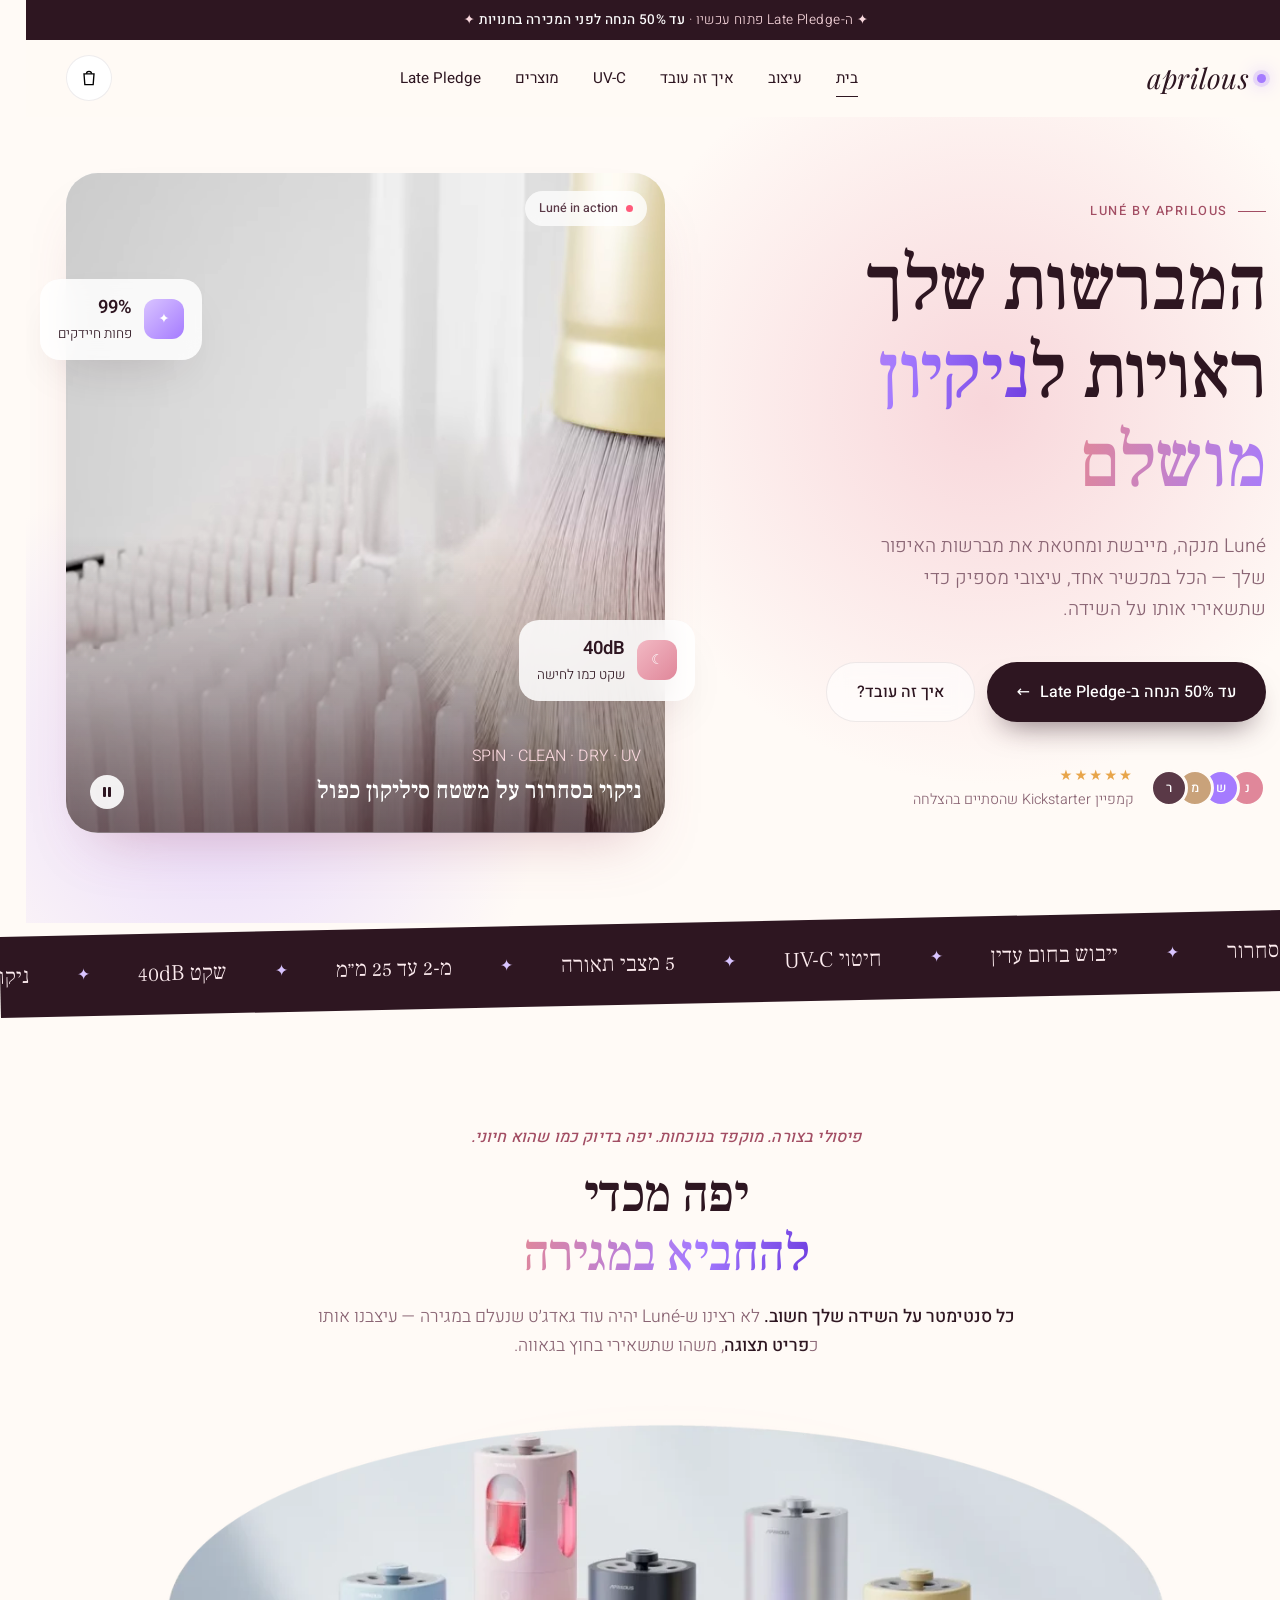
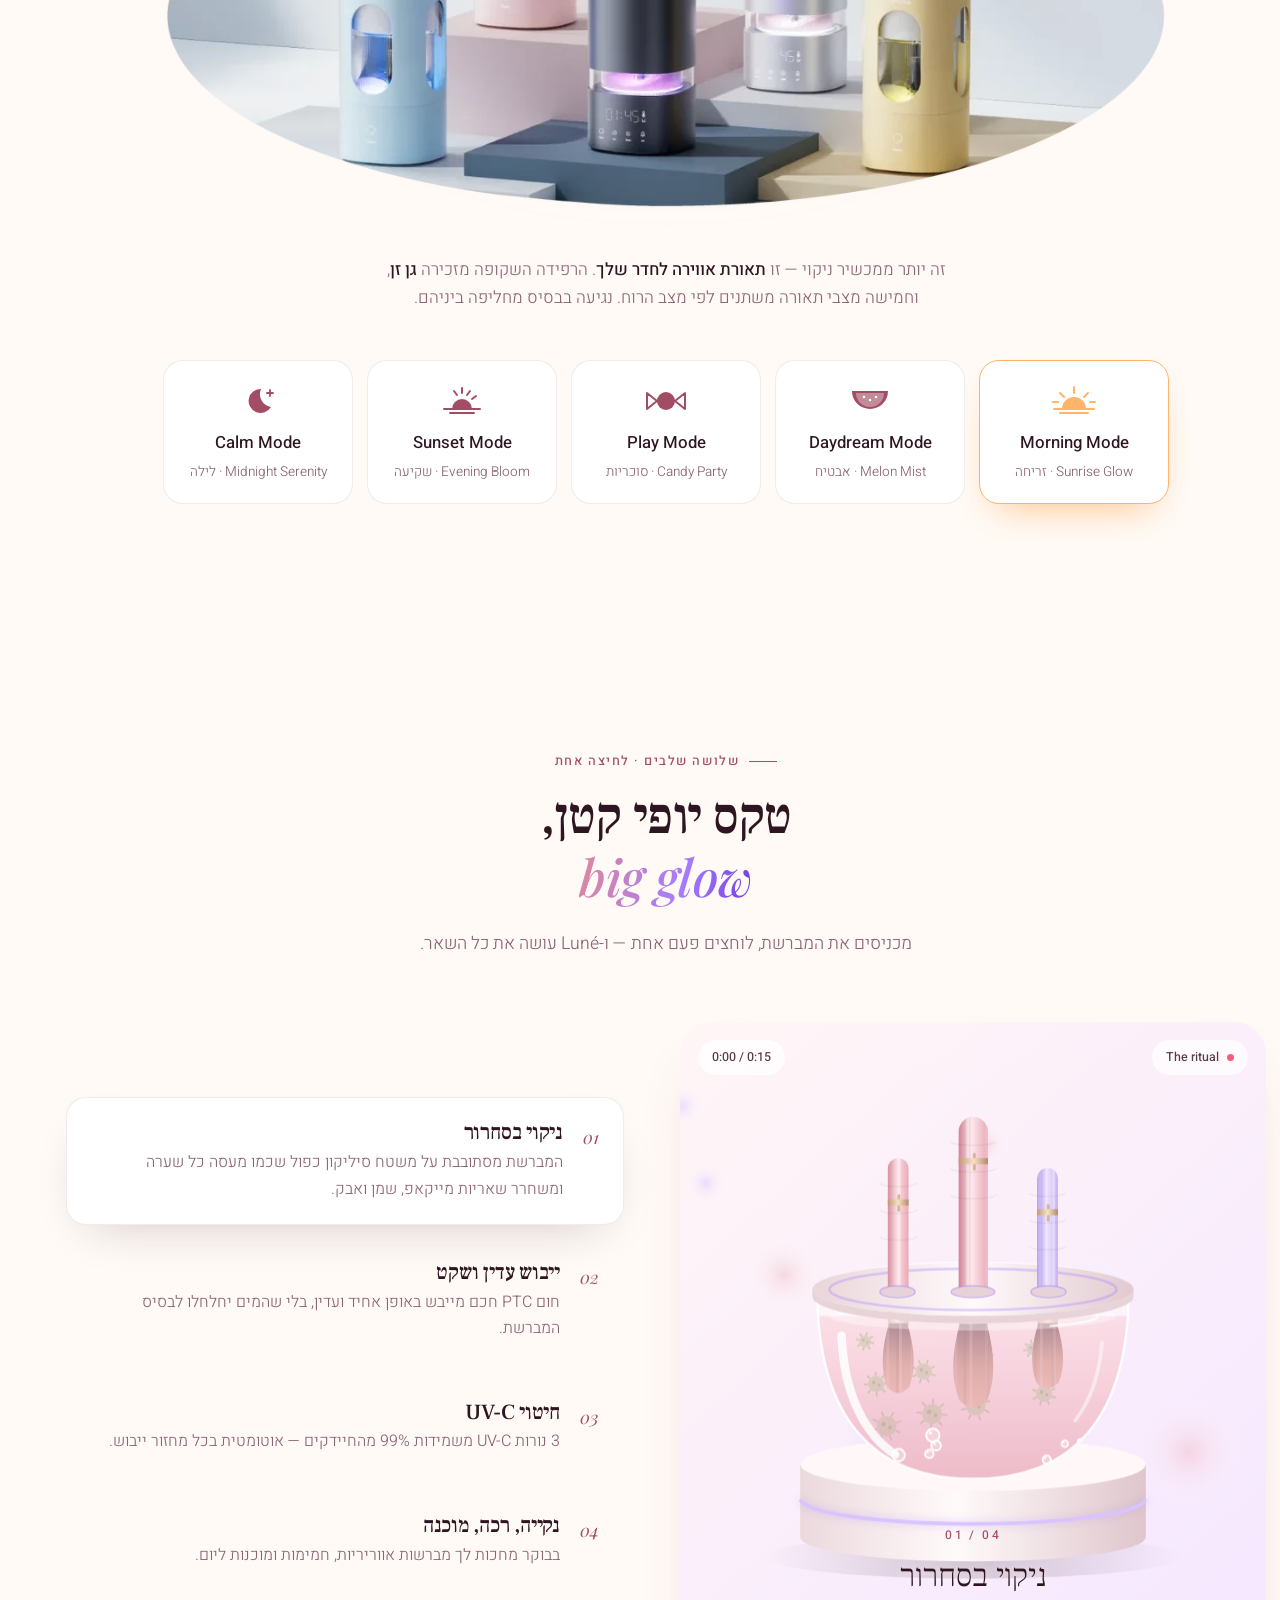
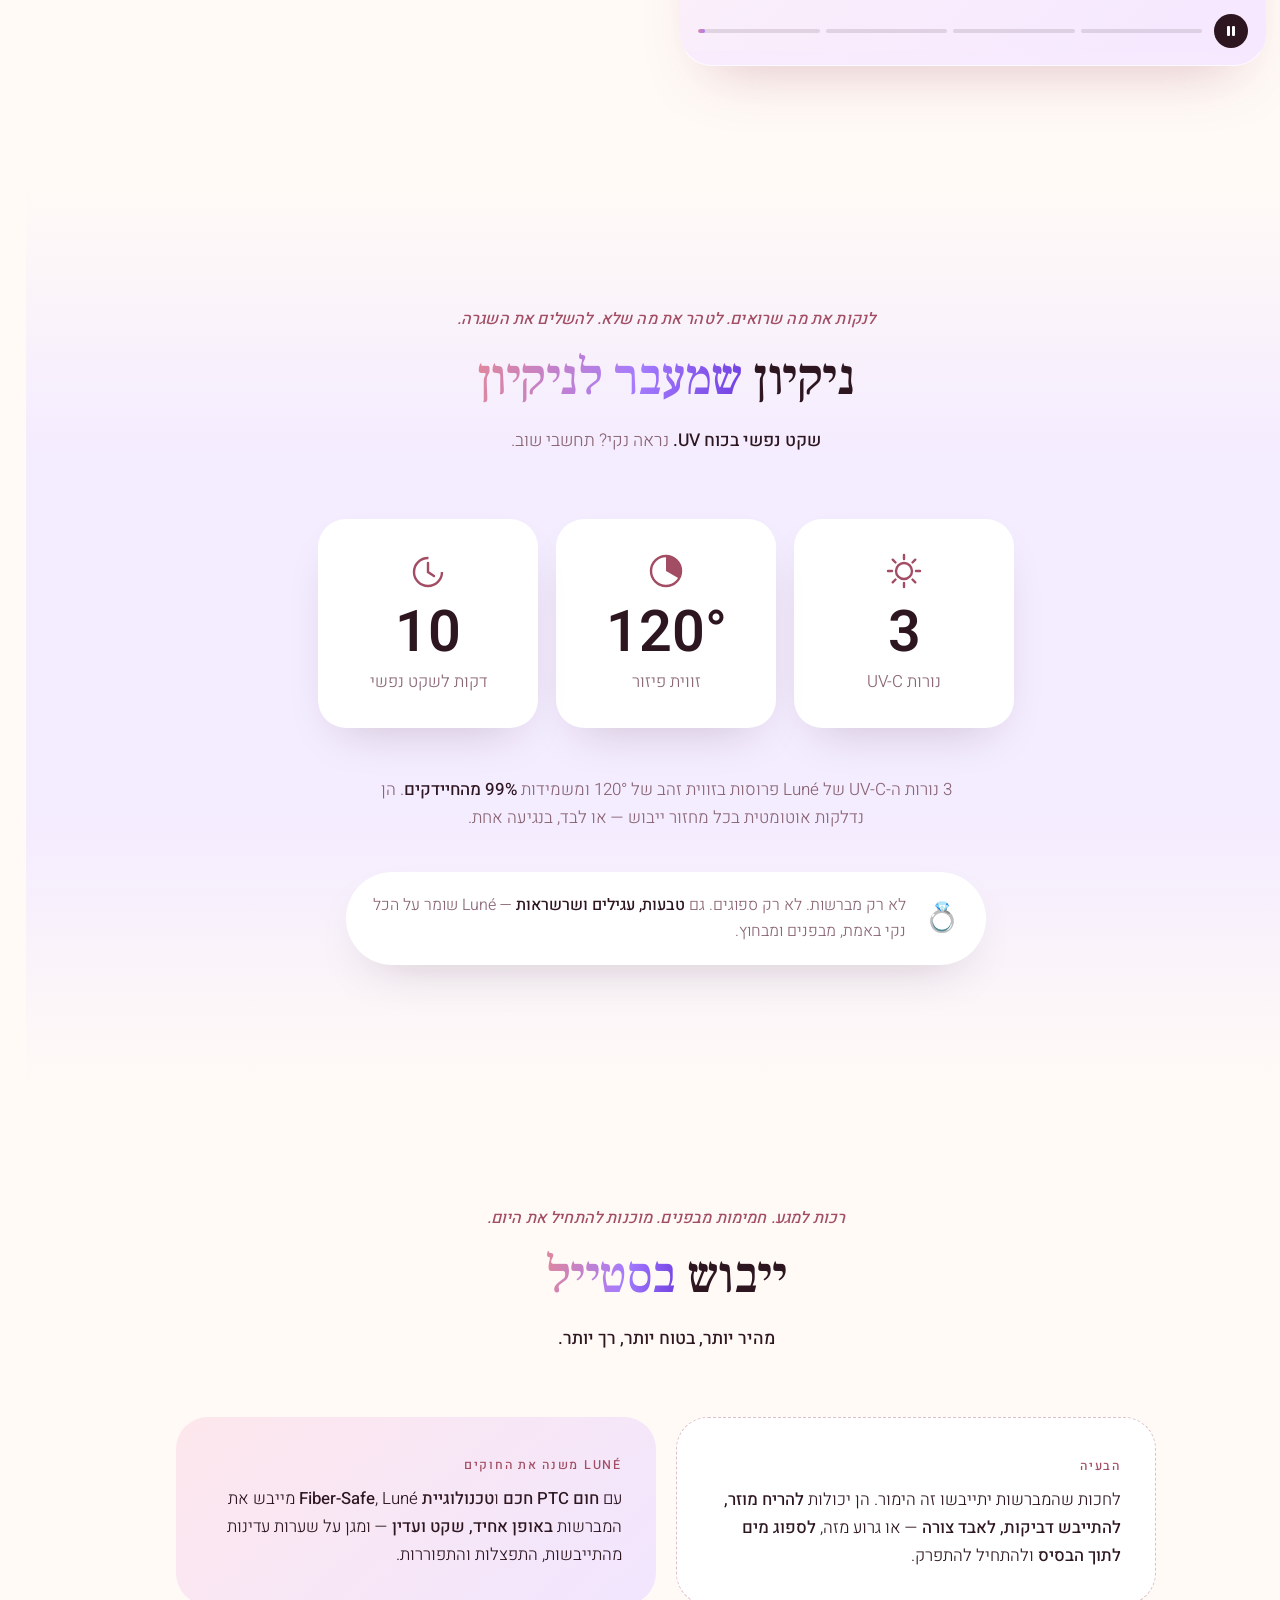
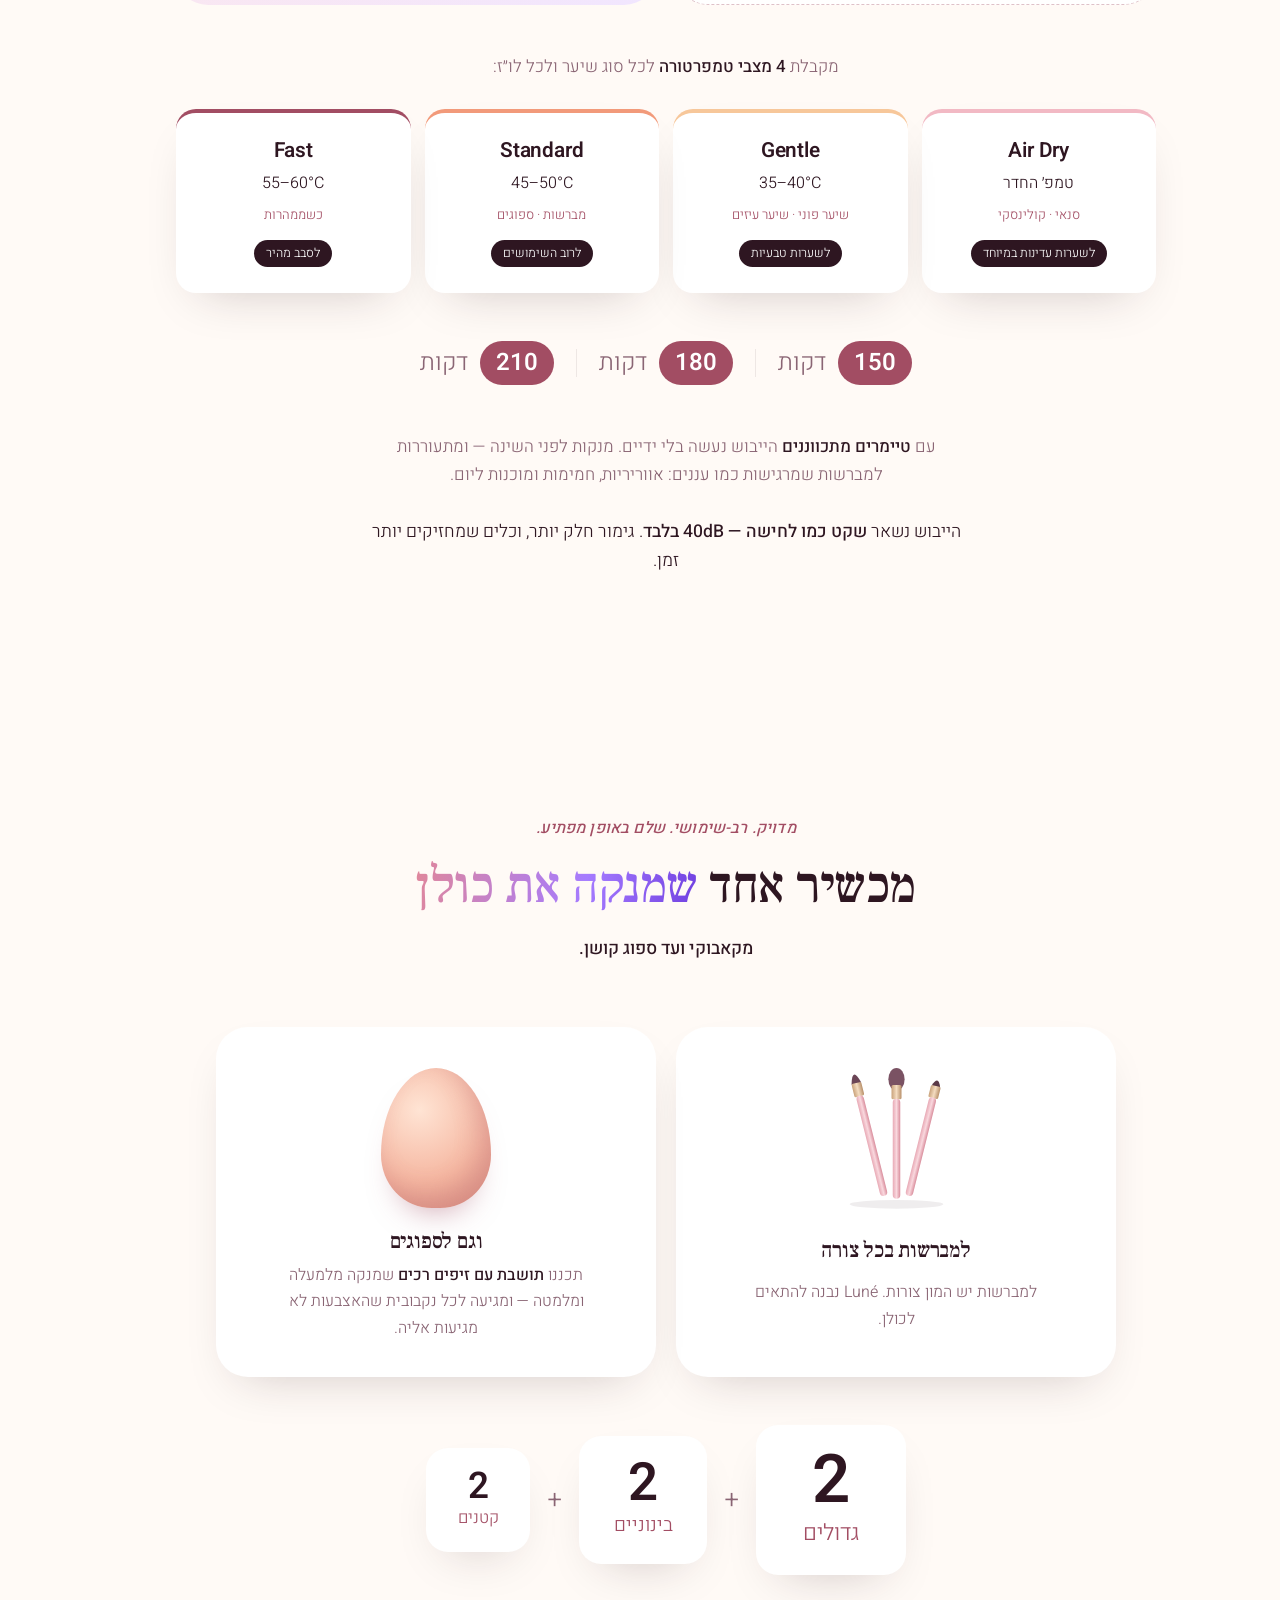
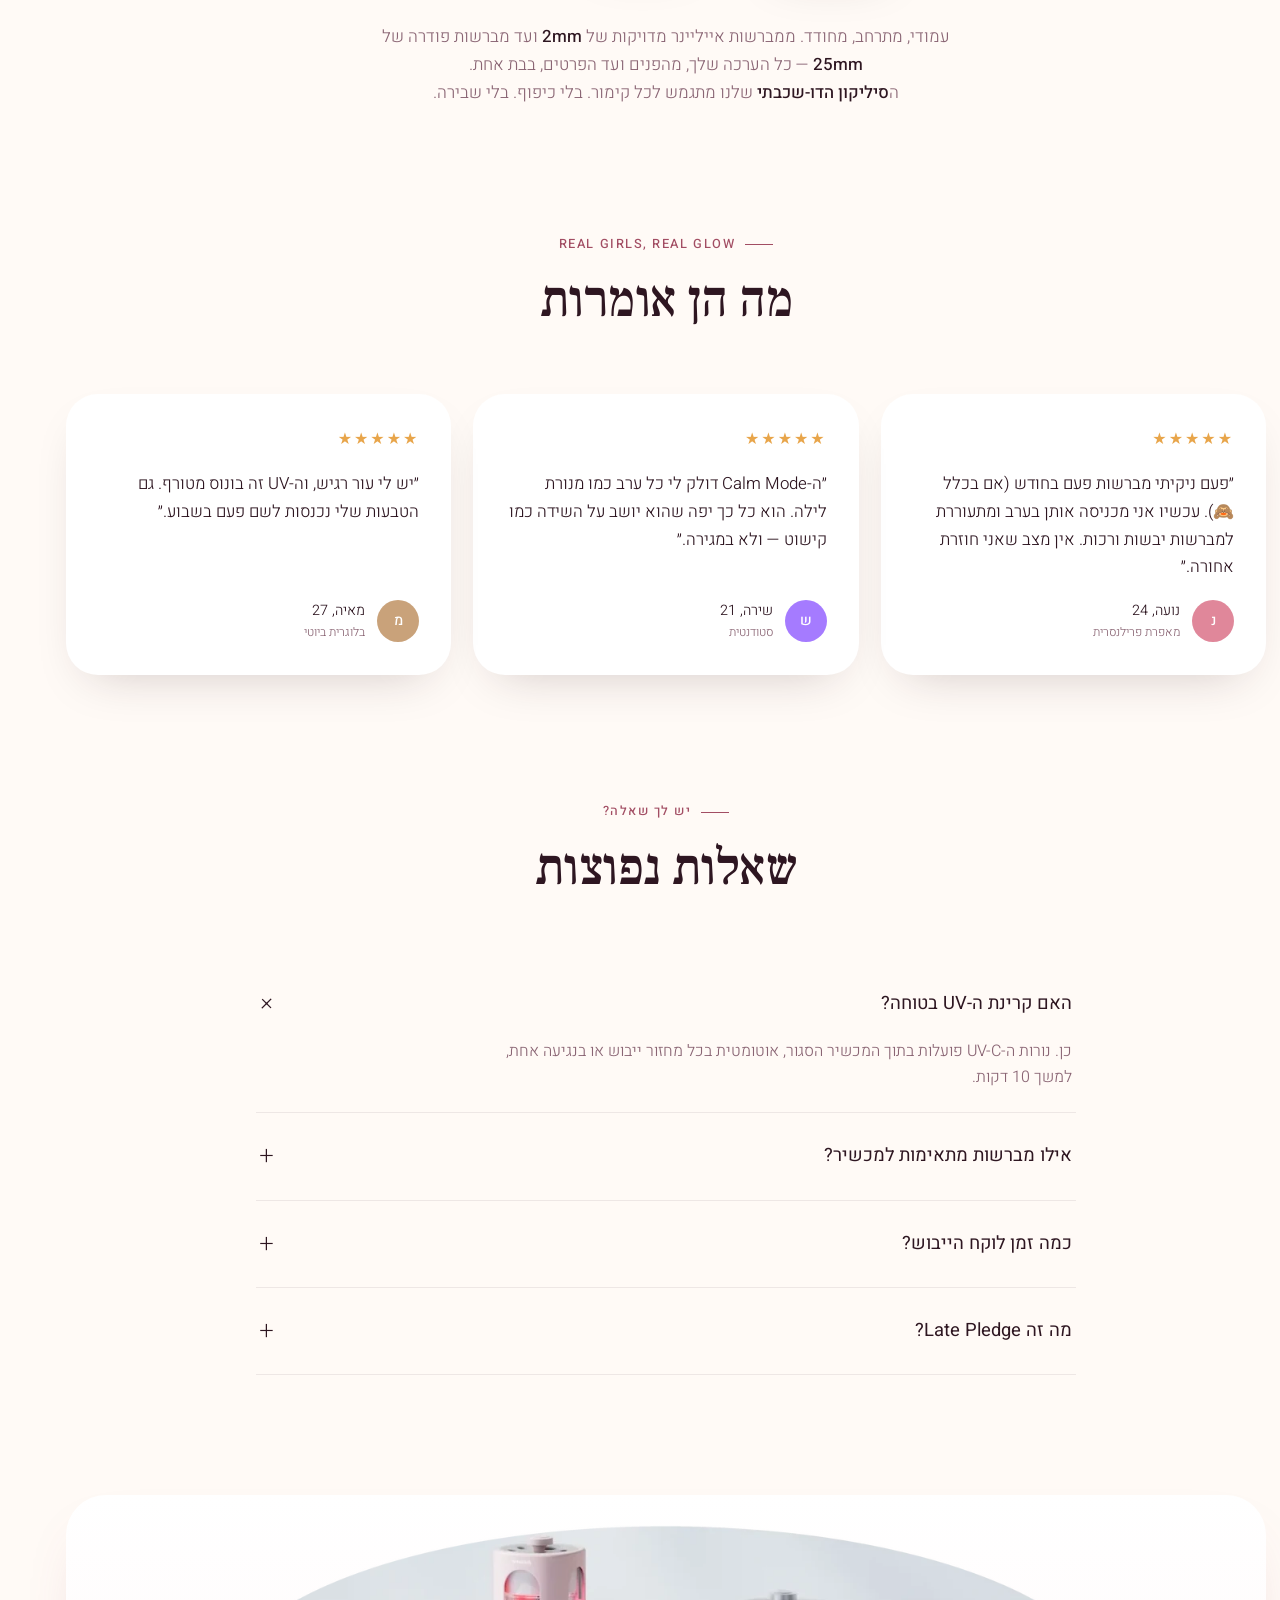
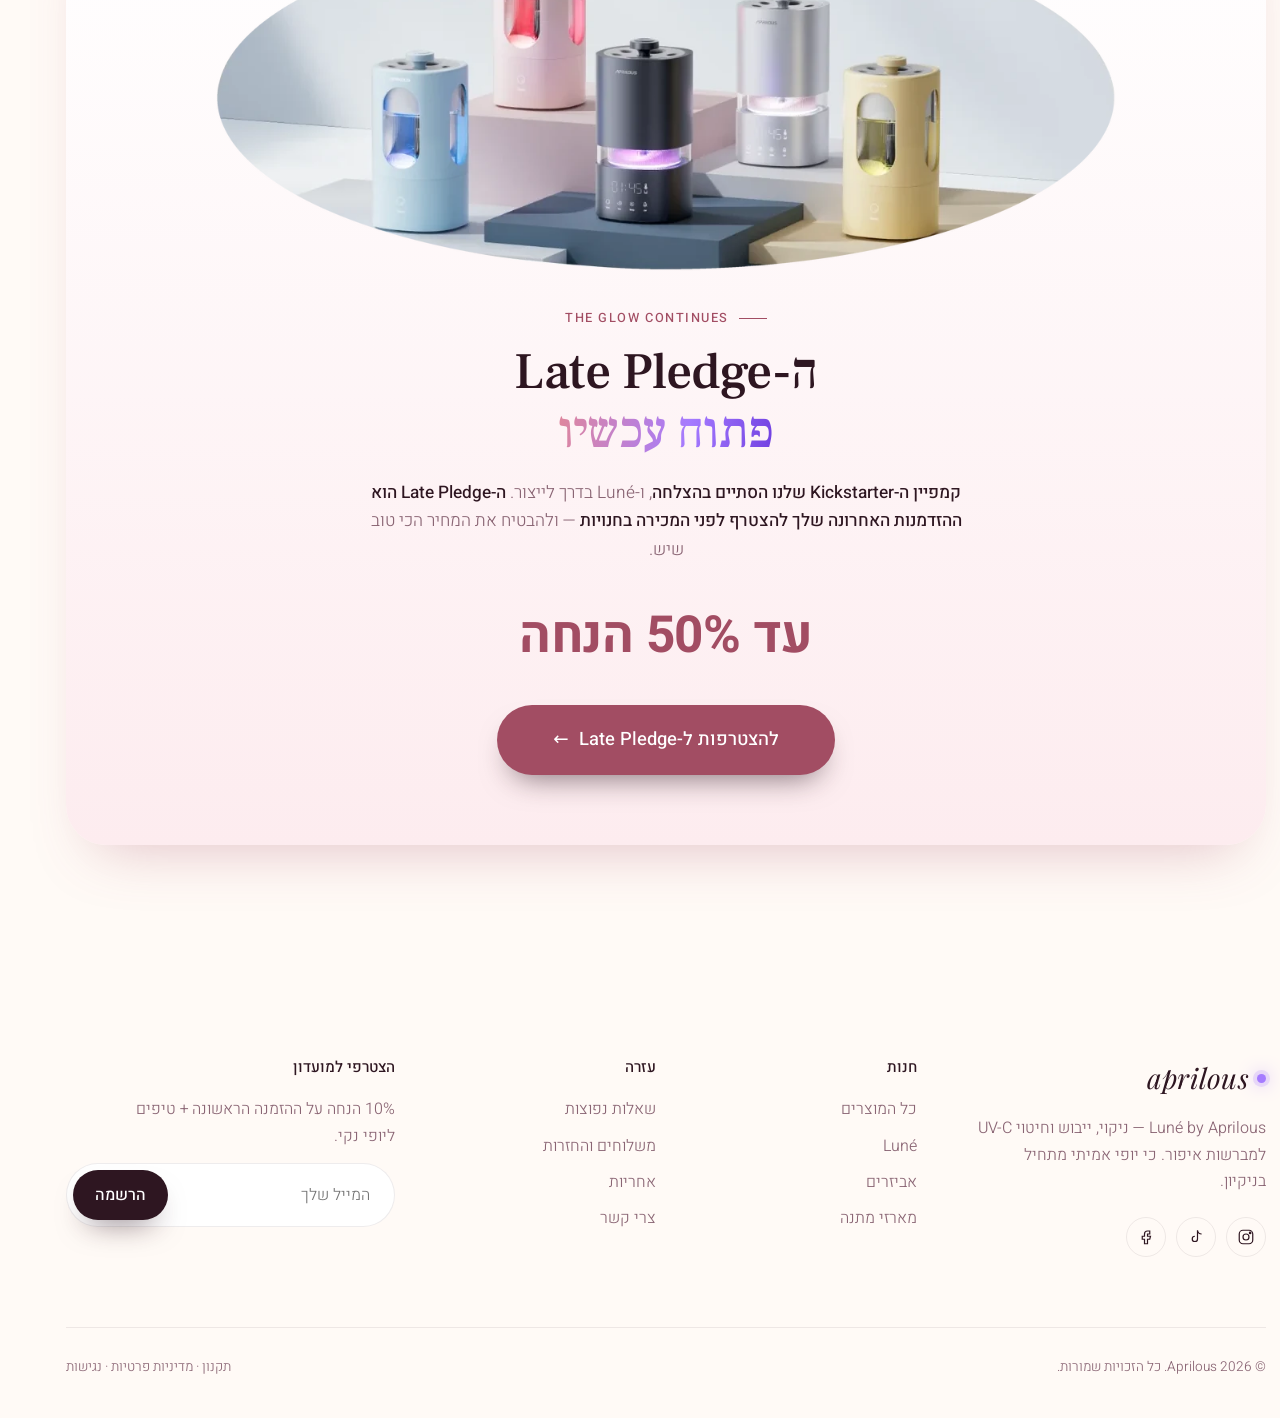
<file: index.html>
<!doctype html>
<html lang="he" dir="rtl">
<head>
  <meta charset="utf-8">
  <meta name="viewport" content="width=device-width, initial-scale=1">
  <title>Luné by Aprilous — ניקוי, ייבוש וחיטוי UV למברשות איפור</title>
  <meta name="description" content="Luné by Aprilous — המכשיר שמנקה, מייבש ומחטא את מברשות האיפור שלך בקרינת UV-C. 99% פחות חיידקים, 5 מצבי תאורה, שקט של 40dB.">
  <meta name="theme-color" content="#fffaf6">
  <meta property="og:title" content="Aprilous — מברשות נקיות. עור זוהר.">
  <meta property="og:description" content="ניקוי, ייבוש וחיטוי UV-C למברשות האיפור שלך. Late Pledge פתוח — עד 50% הנחה.">
  <link rel="icon" href="data:image/svg+xml,<svg xmlns='http://www.w3.org/2000/svg' viewBox='0 0 32 32'><circle cx='16' cy='16' r='16' fill='%232e1621'/><text x='16' y='22' text-anchor='middle' font-family='Georgia' font-style='italic' font-size='18' fill='%23f9d8de'>a</text></svg>">
  <link rel="preconnect" href="https://fonts.googleapis.com">
  <link rel="preconnect" href="https://fonts.gstatic.com" crossorigin>
  <link href="https://fonts.googleapis.com/css2?family=Frank+Ruhl+Libre:wght@400;500;700&family=Heebo:wght@300;400;500;600&family=Playfair+Display:ital,wght@1,400;1,500&display=swap" rel="stylesheet">
  <link rel="stylesheet" href="assets/css/style.css">
</head>
<body>

  <div class="announce">✦ ה-Late Pledge פתוח עכשיו · <strong>עד 50% הנחה לפני המכירה בחנויות</strong> ✦</div>

  <header class="nav">
    <div class="container nav-inner">
      <a href="index.html" class="logo" aria-label="Aprilous — דף הבית"><span class="logo-dot"></span>aprilous</a>
      <nav class="nav-links" aria-label="ניווט ראשי">
        <a href="index.html" aria-current="page">בית</a>
        <a href="#design">עיצוב</a>
        <a href="#how">איך זה עובד</a>
        <a href="#uv">UV-C</a>
        <a href="products.html">מוצרים</a>
        <a href="#pledge">Late Pledge</a>
      </nav>
      <div class="nav-actions">
        <button class="icon-btn" data-open-cart aria-label="פתיחת סל הקניות">
          <svg width="20" height="20" viewBox="0 0 24 24" fill="none" stroke="currentColor" stroke-width="1.6"><path d="M6 7h12l-1 13H7L6 7Z"/><path d="M9 7a3 3 0 0 1 6 0"/></svg>
          <span class="cart-count">0</span>
        </button>
        <button class="icon-btn menu-toggle" aria-label="תפריט" aria-expanded="false">
          <svg width="20" height="20" viewBox="0 0 24 24" fill="none" stroke="currentColor" stroke-width="1.6"><path d="M4 8h16M4 16h16"/></svg>
        </button>
      </div>
    </div>
  </header>

  <main>
    <!-- ================= 1 · HERO: the real product video ================= -->
    <section class="hero">
      <div class="container hero-grid">
        <div class="hero-copy">
          <span class="eyebrow reveal">Luné by Aprilous</span>
          <h1 class="reveal d1">המברשות שלך<br>ראויות ל<span class="gradient-text">ניקיון מושלם</span></h1>
          <p class="lead reveal d2">Luné מנקה, מייבשת ומחטאת את מברשות האיפור שלך — הכל במכשיר אחד, עיצובי מספיק כדי שתשאירי אותו על השידה.</p>
          <div class="hero-cta reveal d3">
            <a href="#pledge" class="btn btn-primary">עד 50% הנחה ב-Late Pledge <span class="arrow">←</span></a>
            <a href="#how" class="btn btn-ghost">איך זה עובד?</a>
          </div>
          <div class="hero-proof reveal d3">
            <div class="avatars">
              <span style="background:#e0879a">נ</span><span style="background:#a57bff">ש</span><span style="background:#c9a27a">מ</span><span style="background:#5a3947">ר</span>
            </div>
            <div><span class="stars">★★★★★</span><br>קמפיין Kickstarter שהסתיים בהצלחה</div>
          </div>
        </div>

        <div class="hero-visual reveal d2">
          <div class="player video-player">
            <video id="heroVideo" autoplay muted loop playsinline preload="auto" poster="assets/video/brush-spin-poster.webp" aria-label="מברשת איפור מסתובבת על משטח הסיליקון של Luné">
              <source src="assets/video/brush-spin.webm" type="video/webm">
              <source src="assets/video/brush-spin.mp4" type="video/mp4">
            </video>
            <div class="player-top">
              <span class="chip"><span class="rec"></span>Luné in action</span>
            </div>
            <div class="video-caption">
              <span class="step-no">SPIN · CLEAN · DRY · UV</span>
              <strong>ניקוי בסחרור על משטח סיליקון כפול</strong>
            </div>
            <button class="play-btn video-toggle" aria-label="השהיית הסרטון">
              <svg width="12" height="12" viewBox="0 0 12 12"><rect x="2" y="1" width="3" height="10" rx="1" fill="currentColor"/><rect x="7" y="1" width="3" height="10" rx="1" fill="currentColor"/></svg>
            </button>
          </div>
          <div class="float-card a"><span class="ico">✦</span><div><b>99%</b>פחות חיידקים</div></div>
          <div class="float-card b"><span class="ico">☾</span><div><b>40dB</b>שקט כמו לחישה</div></div>
        </div>
      </div>
    </section>

    <div class="marquee" aria-hidden="true">
      <div class="marquee-track">
        <span>ניקוי בסחרור</span><span>ייבוש בחום עדין</span><span>חיטוי UV-C</span><span>5 מצבי תאורה</span><span>מ-2 עד 25 מ״מ</span><span>שקט 40dB</span>
        <span>ניקוי בסחרור</span><span>ייבוש בחום עדין</span><span>חיטוי UV-C</span><span>5 מצבי תאורה</span><span>מ-2 עד 25 מ״מ</span><span>שקט 40dB</span>
      </div>
    </div>

    <!-- ================= 2 · DESIGN: pretty enough to leave out ================= -->
    <section class="section design" id="design" style="--mode:#ffb36b">
      <div class="container">
        <div class="section-head reveal">
          <span class="tagline">פיסולי בצורה. מוקפד בנוכחות. יפה בדיוק כמו שהוא חיוני.</span>
          <h2>יפה מכדי<br><span class="gradient-text">להחביא במגירה</span></h2>
          <p><strong>כל סנטימטר על השידה שלך חשוב.</strong> לא רצינו ש-Luné יהיה עוד גאדג׳ט שנעלם במגירה — עיצבנו אותו כ<strong>פריט תצוגה</strong>, משהו שתשאירי בחוץ בגאווה.</p>
        </div>

        <figure class="lineup reveal">
          <span class="lineup-glow" aria-hidden="true"></span>
          <img src="assets/img/lune-lineup.webp" alt="מכשירי Luné בחמישה צבעים: תכלת, ורוד, שחור, כסוף וצהוב" width="1124" height="432" loading="lazy">
        </figure>

        <p class="section-note reveal">זה יותר ממכשיר ניקוי — זו <strong>תאורת אווירה לחדר שלך</strong>. הרפידה השקופה מזכירה <strong>גן זן</strong>, וחמישה מצבי תאורה משתנים לפי מצב הרוח. נגיעה בבסיס מחליפה ביניהם.</p>

        <div class="modes reveal" role="group" aria-label="מצבי תאורה">
          <button class="mode active" data-color="#ffb36b" aria-pressed="true">
            <svg viewBox="0 0 48 32" aria-hidden="true"><path d="M12 24a12 12 0 0 1 24 0Z" fill="currentColor"/><path d="M4 24h40M10 28h28M24 2v6M10 8l4 4M38 8l-4 4M3 17h5M40 17h5" stroke="currentColor" stroke-width="2" stroke-linecap="round"/></svg>
            <strong>Morning Mode</strong><small>Sunrise Glow · זריחה</small>
          </button>
          <button class="mode" data-color="#ff7d97" aria-pressed="false">
            <svg viewBox="0 0 48 32" aria-hidden="true"><path d="M6 6h36a18 18 0 0 1-36 0Z" fill="currentColor"/><path d="M10 8h28a14 14 0 0 1-28 0Z" fill="#fff" opacity=".35"/><g fill="#fff"><circle cx="18" cy="12" r="1.3"/><circle cx="24" cy="15" r="1.3"/><circle cx="30" cy="12" r="1.3"/></g></svg>
            <strong>Daydream Mode</strong><small>Melon Mist · אבטיח</small>
          </button>
          <button class="mode" data-color="#c77dff" aria-pressed="false">
            <svg viewBox="0 0 48 32" aria-hidden="true"><circle cx="24" cy="16" r="9" fill="currentColor"/><path d="M15 16 5 8v16ZM33 16l10-8v16Z" fill="none" stroke="currentColor" stroke-width="2" stroke-linejoin="round"/></svg>
            <strong>Play Mode</strong><small>Candy Party · סוכריות</small>
          </button>
          <button class="mode" data-color="#ff8a5c" aria-pressed="false">
            <svg viewBox="0 0 48 32" aria-hidden="true"><path d="M14 24a10 10 0 0 1 20 0Z" fill="currentColor"/><path d="M6 24h36M12 28h24M16 6l3 4M24 3v5M32 6l-3 4M38 11l-4 3" stroke="currentColor" stroke-width="2" stroke-linecap="round"/></svg>
            <strong>Sunset Mode</strong><small>Evening Bloom · שקיעה</small>
          </button>
          <button class="mode" data-color="#7a8cff" aria-pressed="false">
            <svg viewBox="0 0 48 32" aria-hidden="true"><path d="M27 4a12 12 0 1 0 10 18A13 13 0 0 1 27 4Z" fill="currentColor"/><path d="M36 5v6M33 8h6" stroke="currentColor" stroke-width="1.8" stroke-linecap="round"/></svg>
            <strong>Calm Mode</strong><small>Midnight Serenity · לילה</small>
          </button>
        </div>
      </div>
    </section>

    <!-- ================= 3 · HOW IT WORKS: animated film + steps ================= -->
    <section class="section how" id="how">
      <div class="container">
        <div class="section-head reveal">
          <span class="eyebrow">שלושה שלבים · לחיצה אחת</span>
          <h2>טקס יופי קטן,<br><span class="latin gradient-text">big glow</span></h2>
          <p>מכניסים את המברשת, לוחצים פעם אחת — ו-Luné עושה את כל השאר.</p>
        </div>
        <div class="how-grid">
          <div class="player film reveal">
            <canvas id="brushFilm" aria-label="אנימציה: מברשות איפור מסתובבות במכשיר — ניקוי, ייבוש וחיטוי UV" role="img"></canvas>
            <div class="player-top">
              <span class="chip"><span class="rec"></span>The ritual</span>
              <span class="chip film-time" dir="ltr">0:00</span>
            </div>
            <div class="player-caption">
              <div class="step-no" dir="ltr">01 / 04</div>
              <div class="step-title">ניקוי בסחרור</div>
            </div>
            <div class="player-bar">
              <button class="play-btn" aria-label="השהיית הסרטון"></button>
              <div class="segments" dir="ltr">
                <button aria-label="שלב 1: ניקוי"><i></i></button>
                <button aria-label="שלב 2: ייבוש"><i></i></button>
                <button aria-label="שלב 3: חיטוי UV"><i></i></button>
                <button aria-label="שלב 4: מוכנה"><i></i></button>
              </div>
            </div>
          </div>
          <ol class="step-list">
            <li class="reveal active"><span class="num">01</span><div><h3>ניקוי בסחרור</h3><p>המברשת מסתובבת על משטח סיליקון כפול שכמו מעסה כל שערה ומשחרר שאריות מייקאפ, שמן ואבק.</p></div></li>
            <li class="reveal d1"><span class="num">02</span><div><h3>ייבוש עדין ושקט</h3><p>חום PTC חכם מייבש באופן אחיד ועדין, בלי שהמים יחלחלו לבסיס המברשת.</p></div></li>
            <li class="reveal d2"><span class="num">03</span><div><h3>חיטוי UV-C</h3><p>3 נורות UV-C משמידות 99% מהחיידקים — אוטומטית בכל מחזור ייבוש.</p></div></li>
            <li class="reveal d3"><span class="num">04</span><div><h3>נקייה, רכה, מוכנה</h3><p>בבוקר מחכות לך מברשות אווריריות, חמימות ומוכנות ליום.</p></div></li>
          </ol>
        </div>
      </div>
    </section>

    <!-- ================= 4 · UV: the clean beyond clean ================= -->
    <section class="section uv-section" id="uv">
      <div class="container">
        <div class="section-head reveal">
          <span class="tagline">לנקות את מה שרואים. לטהר את מה שלא. להשלים את השגרה.</span>
          <h2>ניקיון <span class="gradient-text">שמעבר לניקיון</span></h2>
          <p><strong>שקט נפשי בכוח UV.</strong> נראה נקי? תחשבי שוב.</p>
        </div>
        <div class="spec-cards">
          <div class="spec reveal">
            <svg viewBox="0 0 40 40" aria-hidden="true"><circle cx="20" cy="20" r="8" fill="none" stroke="currentColor" stroke-width="2.4"/><g stroke="currentColor" stroke-width="2.4" stroke-linecap="round"><path d="M20 4v4M20 32v4M4 20h4M32 20h4M8.7 8.7l2.8 2.8M28.5 28.5l2.8 2.8M31.3 8.7l-2.8 2.8M11.5 28.5l-2.8 2.8"/></g></svg>
            <b data-count="3">0</b><span>נורות UV-C</span>
          </div>
          <div class="spec reveal d1">
            <svg viewBox="0 0 40 40" aria-hidden="true"><circle cx="20" cy="20" r="15" fill="none" stroke="currentColor" stroke-width="2.4"/><path d="M20 20V5a15 15 0 0 1 13 22.5Z" fill="currentColor"/></svg>
            <b data-count="120" data-suffix="°">0°</b><span>זווית פיזור</span>
          </div>
          <div class="spec reveal d2">
            <svg viewBox="0 0 40 40" aria-hidden="true"><circle cx="20" cy="21" r="14" fill="none" stroke="currentColor" stroke-width="2.4" stroke-dasharray="66 22"/><path d="M20 12v9l6 4" fill="none" stroke="currentColor" stroke-width="2.4" stroke-linecap="round"/></svg>
            <b data-count="10">0</b><span>דקות לשקט נפשי</span>
          </div>
        </div>
        <p class="section-note reveal">3 נורות ה-UV-C של Luné פרוסות בזווית זהב של 120° ומשמידות <strong>99% מהחיידקים</strong>. הן נדלקות אוטומטית בכל מחזור ייבוש — או לבד, בנגיעה אחת.</p>
        <div class="jewelry reveal">
          <span aria-hidden="true">💍</span>
          <p>לא רק מברשות. לא רק ספוגים. גם <strong>טבעות, עגילים ושרשראות</strong> — Luné שומר על הכל נקי באמת, מבפנים ומבחוץ.</p>
        </div>
      </div>
    </section>

    <!-- ================= 5 · DRY: dry in style ================= -->
    <section class="section dry" id="dry">
      <div class="container">
        <div class="section-head reveal">
          <span class="tagline">רכות למגע. חמימות מבפנים. מוכנות להתחיל את היום.</span>
          <h2>ייבוש <span class="gradient-text">בסטייל</span></h2>
          <p><strong>מהיר יותר, בטוח יותר, רך יותר.</strong></p>
        </div>

        <div class="dry-story">
          <div class="problem reveal">
            <span class="kicker">הבעיה</span>
            <p>לחכות שהמברשות יתייבשו זה הימור. הן יכולות <strong>להריח מוזר, להתייבש דביקות, לאבד צורה</strong> — או גרוע מזה, <strong>לספוג מים לתוך הבסיס</strong> ולהתחיל להתפרק.</p>
          </div>
          <div class="solution reveal d1">
            <span class="kicker">Luné משנה את החוקים</span>
            <p>עם <strong>חום PTC חכם</strong> ו<strong>טכנולוגיית Fiber-Safe</strong>, Luné מייבש את המברשות <strong>באופן אחיד, שקט ועדין</strong> — ומגן על שערות עדינות מהתייבשות, התפצלות והתפוררות.</p>
          </div>
        </div>

        <p class="section-note reveal">מקבלת <strong>4 מצבי טמפרטורה</strong> לכל סוג שיער ולכל לו״ז:</p>
        <div class="temps">
          <div class="temp reveal"><h3>Air Dry</h3><span class="deg">טמפ׳ החדר</span><span class="fibers">סנאי · קולינסקי</span><span class="for">לשערות עדינות במיוחד</span></div>
          <div class="temp reveal d1"><h3>Gentle</h3><span class="deg" dir="ltr">35–40°C</span><span class="fibers">שיער פוני · שיער עיזים</span><span class="for">לשערות טבעיות</span></div>
          <div class="temp reveal d2"><h3>Standard</h3><span class="deg" dir="ltr">45–50°C</span><span class="fibers">מברשות · ספוגים</span><span class="for">לרוב השימושים</span></div>
          <div class="temp hot reveal d3"><h3>Fast</h3><span class="deg" dir="ltr">55–60°C</span><span class="fibers">כשממהרות</span><span class="for">לסבב מהיר</span></div>
        </div>

        <div class="timers reveal">
          <span><b>150</b> דקות</span><i></i><span><b>180</b> דקות</span><i></i><span><b>210</b> דקות</span>
        </div>
        <p class="section-note reveal">עם <strong>טיימרים מתכווננים</strong> הייבוש נעשה בלי ידיים. מנקות לפני השינה — ומתעוררות למברשות שמרגישות כמו עננים: אווריריות, חמימות ומוכנות ליום.</p>
        <p class="quiet reveal">הייבוש נשאר <strong>שקט כמו לחישה — 40dB בלבד</strong>. גימור חלק יותר, וכלים שמחזיקים יותר זמן.</p>
      </div>
    </section>

    <!-- ================= 6 · FIT: one device to clean them all ================= -->
    <section class="section fit" id="fit">
      <div class="container">
        <div class="section-head reveal">
          <span class="tagline">מדויק. רב-שימושי. שלם באופן מפתיע.</span>
          <h2>מכשיר אחד <span class="gradient-text">שמנקה את כולן</span></h2>
          <p><strong>מקאבוקי ועד ספוג קושן.</strong></p>
        </div>
        <div class="fit-grid">
          <div class="fit-card reveal">
            <img src="assets/img/brushes.svg" alt="" width="400" height="480" loading="lazy">
            <h3>למברשות בכל צורה</h3>
            <p>למברשות יש המון צורות. Luné נבנה להתאים לכולן.</p>
          </div>
          <div class="fit-card reveal d1">
            <span class="sponge" aria-hidden="true"></span>
            <h3>וגם לספוגים</h3>
            <p>תכננו <strong>תושבת עם זיפים רכים</strong> שמנקה מלמעלה ומלמטה — ומגיעה לכל נקבובית שהאצבעות לא מגיעות אליה.</p>
          </div>
        </div>
        <div class="adapters reveal">
          <div class="ad lg"><b>2</b><span>גדולים</span></div>
          <em>+</em>
          <div class="ad md"><b>2</b><span>בינוניים</span></div>
          <em>+</em>
          <div class="ad sm"><b>2</b><span>קטנים</span></div>
        </div>
        <p class="section-note reveal">עמודי, מתרחב, מחודד. ממברשות אייליינר מדויקות של <strong dir="ltr">2mm</strong> ועד מברשות פודרה של <strong dir="ltr">25mm</strong> — כל הערכה שלך, מהפנים ועד הפרטים, בבת אחת.<br>ה<strong>סיליקון הדו-שכבתי</strong> שלנו מתגמש לכל קימור. בלי כיפוף. בלי שבירה.</p>
      </div>
    </section>

    <!-- ================= REVIEWS ================= -->
    <section class="section" id="reviews" style="padding-top:0">
      <div class="container">
        <div class="section-head reveal">
          <span class="eyebrow">Real girls, real glow</span>
          <h2>מה הן אומרות</h2>
        </div>
        <div class="reviews">
          <article class="review reveal">
            <span class="stars">★★★★★</span>
            <p>״פעם ניקיתי מברשות פעם בחודש (אם בכלל 🙈). עכשיו אני מכניסה אותן בערב ומתעוררת למברשות יבשות ורכות. אין מצב שאני חוזרת אחורה.״</p>
            <footer><span class="av" style="background:#e0879a">נ</span><div>נועה, 24<small>מאפרת פרילנסרית</small></div></footer>
          </article>
          <article class="review reveal d1">
            <span class="stars">★★★★★</span>
            <p>״ה-Calm Mode דולק לי כל ערב כמו מנורת לילה. הוא כל כך יפה שהוא יושב על השידה כמו קישוט — ולא במגירה.״</p>
            <footer><span class="av" style="background:#a57bff">ש</span><div>שירה, 21<small>סטודנטית</small></div></footer>
          </article>
          <article class="review reveal d2">
            <span class="stars">★★★★★</span>
            <p>״יש לי עור רגיש, וה-UV זה בונוס מטורף. גם הטבעות שלי נכנסות לשם פעם בשבוע.״</p>
            <footer><span class="av" style="background:#c9a27a">מ</span><div>מאיה, 27<small>בלוגרית ביוטי</small></div></footer>
          </article>
        </div>
      </div>
    </section>

    <!-- ================= FAQ ================= -->
    <section class="section" id="faq" style="padding-top:0">
      <div class="container">
        <div class="section-head reveal">
          <span class="eyebrow">יש לך שאלה?</span>
          <h2>שאלות נפוצות</h2>
        </div>
        <div class="faq reveal">
          <details open>
            <summary>האם קרינת ה-UV בטוחה?</summary>
            <p>כן. נורות ה-UV-C פועלות בתוך המכשיר הסגור, אוטומטית בכל מחזור ייבוש או בנגיעה אחת, למשך 10 דקות.</p>
          </details>
          <details>
            <summary>אילו מברשות מתאימות למכשיר?</summary>
            <p>כמעט כל מברשת — 6 מתאמים (2 גדולים, 2 בינוניים, 2 קטנים) לקטרים של 2–25 מ״מ, וגם תושבת מיוחדת לספוגים.</p>
          </details>
          <details>
            <summary>כמה זמן לוקח הייבוש?</summary>
            <p>יש 4 מצבי טמפרטורה וטיימרים של 150, 180 או 210 דקות. הכי נוח: מנקות לפני השינה ומתעוררות למברשות יבשות.</p>
          </details>
          <details>
            <summary>מה זה Late Pledge?</summary>
            <p>קמפיין ה-Kickstarter שלנו הסתיים בהצלחה ו-Luné בדרך לייצור. ה-Late Pledge הוא ההזדמנות האחרונה להצטרף לפני המכירה בחנויות — עם המחיר הכי טוב שיש.</p>
          </details>
        </div>
      </div>
    </section>

    <!-- ================= 7 · LATE PLEDGE ================= -->
    <section class="section pledge" id="pledge" style="padding-top:0">
      <div class="container">
        <div class="pledge-card reveal">
          <img src="assets/img/lune-lineup.webp" alt="חמשת צבעי Luné" width="1124" height="432" loading="lazy">
          <span class="eyebrow">The glow continues</span>
          <h2>ה-Late Pledge<br><span class="gradient-text">פתוח עכשיו</span></h2>
          <p><strong>קמפיין ה-Kickstarter שלנו הסתיים בהצלחה</strong>, ו-Luné בדרך לייצור. <strong>ה-Late Pledge הוא ההזדמנות האחרונה שלך להצטרף לפני המכירה בחנויות</strong> — ולהבטיח את המחיר הכי טוב שיש.</p>
          <div class="off">עד 50% הנחה</div>
          <a href="products.html" class="btn btn-primary btn-xl">להצטרפות ל-Late Pledge <span class="arrow">←</span></a>
        </div>
      </div>
    </section>
  </main>

  <footer class="footer">
    <div class="container">
      <div class="footer-grid">
        <div>
          <a href="index.html" class="logo"><span class="logo-dot"></span>aprilous</a>
          <p class="about">Luné by Aprilous — ניקוי, ייבוש וחיטוי UV-C למברשות איפור. כי יופי אמיתי מתחיל בניקיון.</p>
          <div class="socials">
            <a href="#" aria-label="Instagram"><svg width="18" height="18" viewBox="0 0 24 24" fill="none" stroke="currentColor" stroke-width="1.6"><rect x="3" y="3" width="18" height="18" rx="5"/><circle cx="12" cy="12" r="4"/><circle cx="17.5" cy="6.5" r="1" fill="currentColor"/></svg></a>
            <a href="#" aria-label="TikTok"><svg width="18" height="18" viewBox="0 0 24 24" fill="none" stroke="currentColor" stroke-width="1.6"><path d="M14 3v11.5a3.5 3.5 0 1 1-3.5-3.5M14 3c.5 3 2.5 5 5.5 5"/></svg></a>
            <a href="#" aria-label="Facebook"><svg width="18" height="18" viewBox="0 0 24 24" fill="none" stroke="currentColor" stroke-width="1.6"><path d="M14 8h3V4h-3a4 4 0 0 0-4 4v3H7v4h3v6h4v-6h3l1-4h-4V8Z"/></svg></a>
          </div>
        </div>
        <div>
          <h4>חנות</h4>
          <ul><li><a href="products.html">כל המוצרים</a></li><li><a href="products.html">Luné</a></li><li><a href="products.html">אביזרים</a></li><li><a href="products.html">מארזי מתנה</a></li></ul>
        </div>
        <div>
          <h4>עזרה</h4>
          <ul><li><a href="#faq">שאלות נפוצות</a></li><li><a href="#">משלוחים והחזרות</a></li><li><a href="#">אחריות</a></li><li><a href="#">צרי קשר</a></li></ul>
        </div>
        <div>
          <h4>הצטרפי למועדון</h4>
          <p class="about" style="margin:0 0 14px">10% הנחה על ההזמנה הראשונה + טיפים ליופי נקי.</p>
          <form class="newsletter">
            <input type="email" required placeholder="המייל שלך" aria-label="כתובת מייל">
            <button class="btn btn-primary" type="submit">הרשמה</button>
          </form>
        </div>
      </div>
      <div class="footer-bottom">
        <span>© 2026 Aprilous. כל הזכויות שמורות.</span>
        <span>תקנון · מדיניות פרטיות · נגישות</span>
      </div>
    </div>
  </footer>

  <script src="assets/js/main.js" defer></script>
  <script src="assets/js/brush-film.js" defer></script>
</body>
</html>
</file>
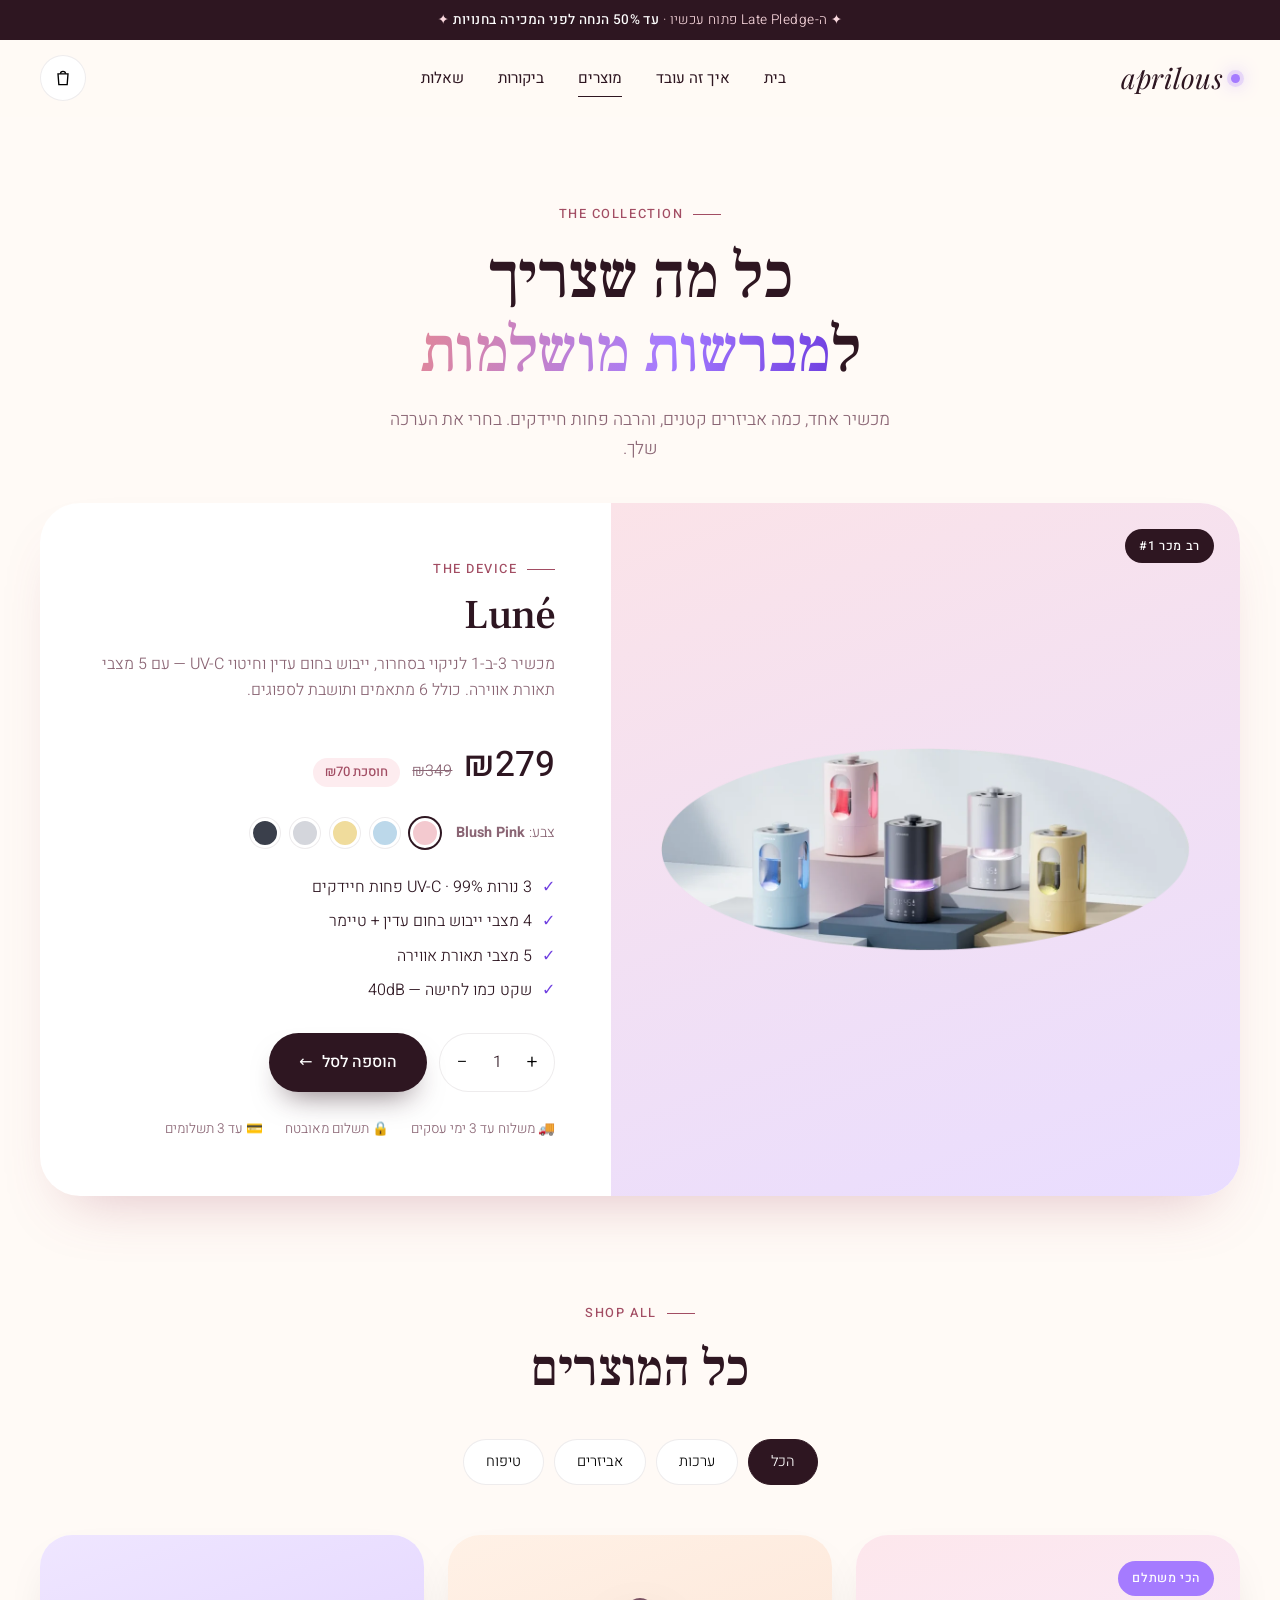
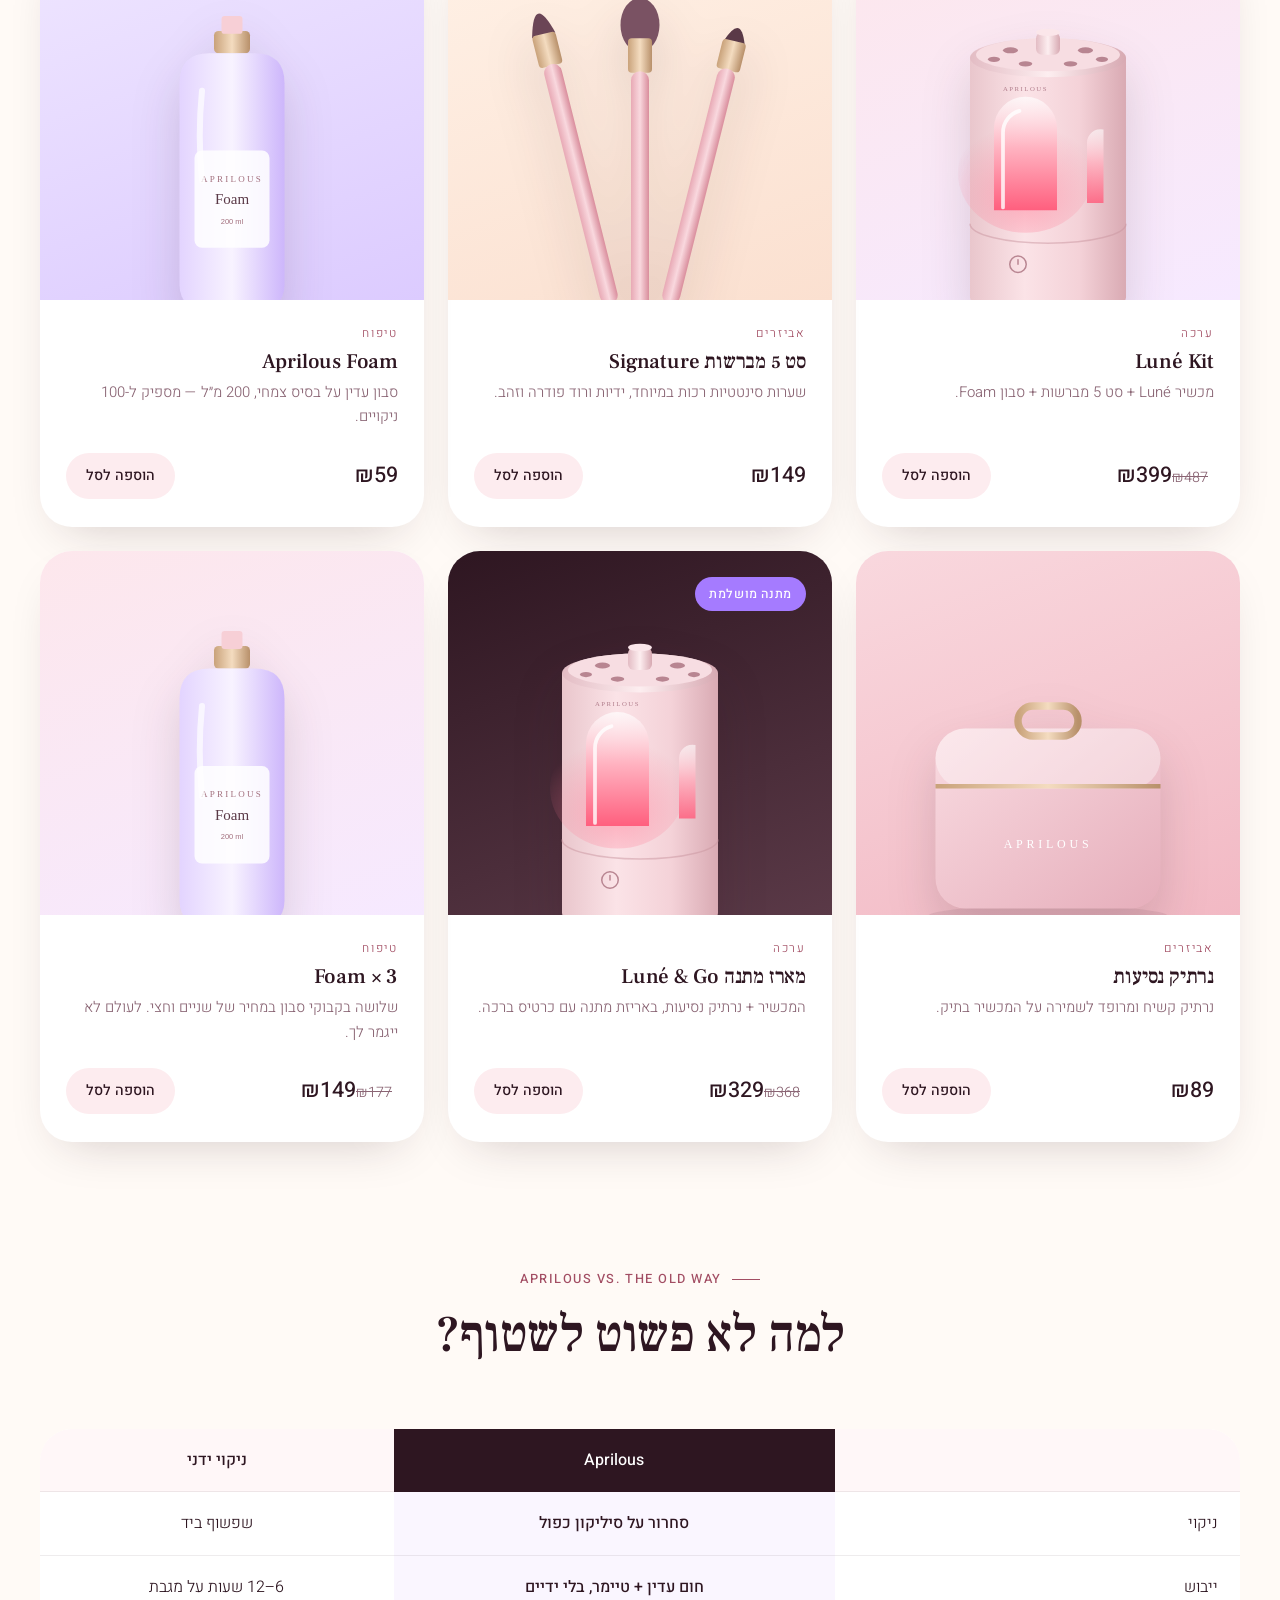
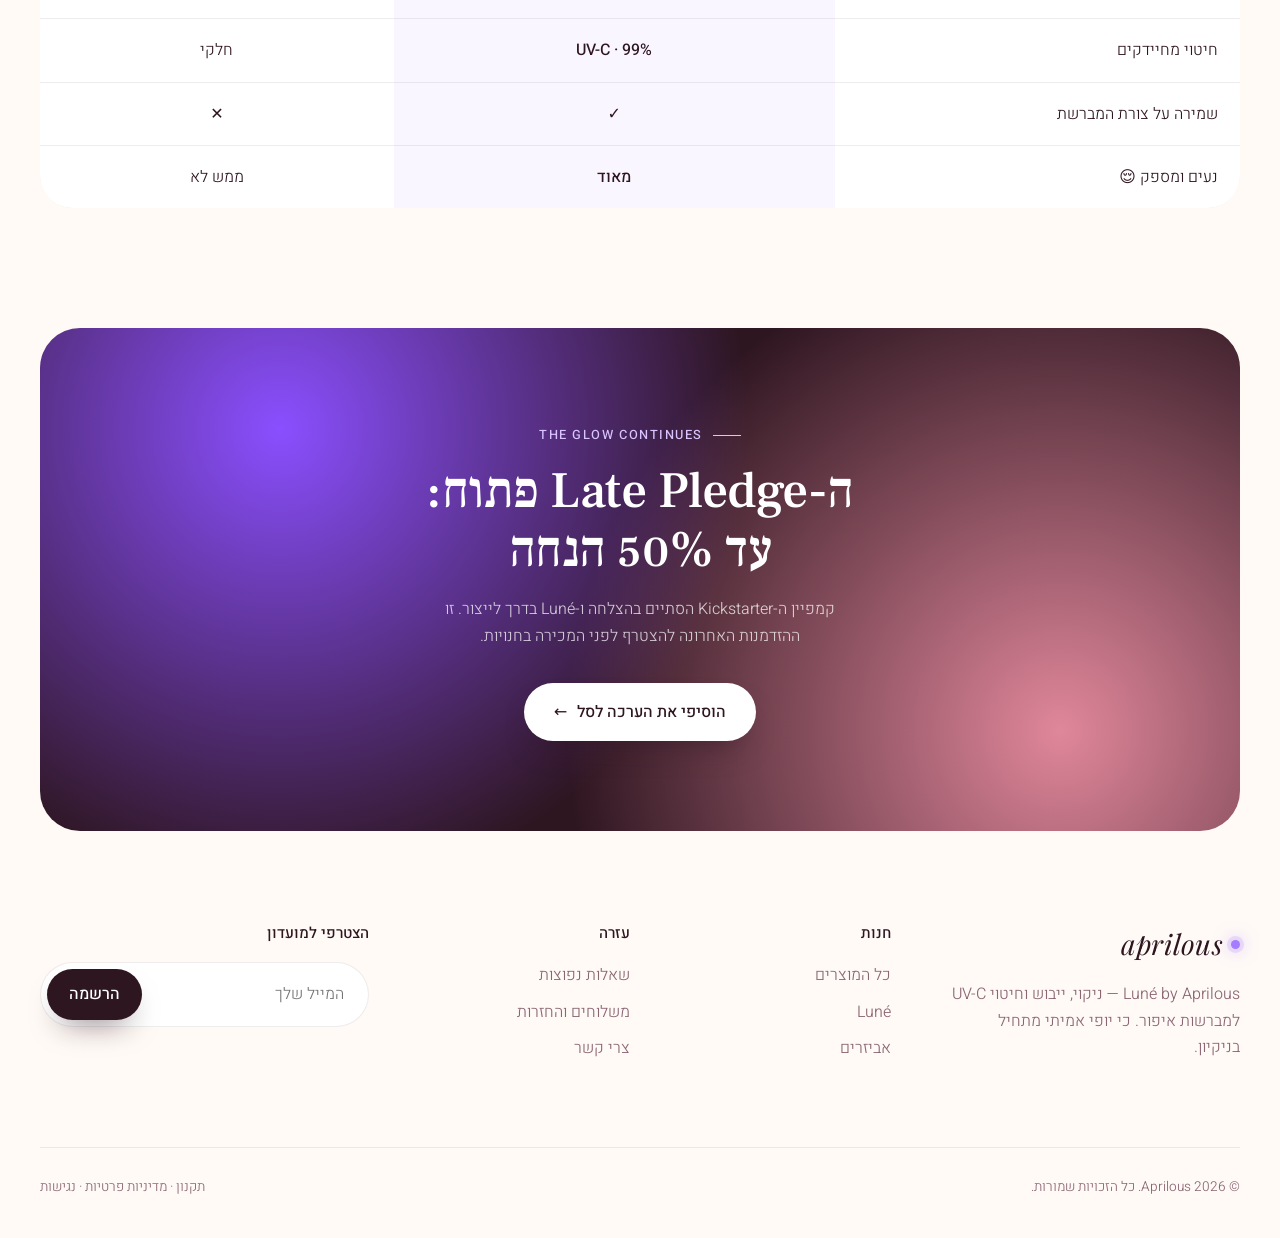
<file: products.html>
<!doctype html>
<html lang="he" dir="rtl">
<head>
  <meta charset="utf-8">
  <meta name="viewport" content="width=device-width, initial-scale=1">
  <title>מוצרים — Aprilous</title>
  <meta name="description" content="כל מוצרי Aprilous: מכשיר ניקוי וחיטוי UV-C למברשות איפור, ערכות, סטים של מברשות ואביזרים.">
  <meta name="theme-color" content="#fffaf6">
  <link rel="icon" href="data:image/svg+xml,<svg xmlns='http://www.w3.org/2000/svg' viewBox='0 0 32 32'><circle cx='16' cy='16' r='16' fill='%232e1621'/><text x='16' y='22' text-anchor='middle' font-family='Georgia' font-style='italic' font-size='18' fill='%23f9d8de'>a</text></svg>">
  <link rel="preconnect" href="https://fonts.googleapis.com">
  <link rel="preconnect" href="https://fonts.gstatic.com" crossorigin>
  <link href="https://fonts.googleapis.com/css2?family=Frank+Ruhl+Libre:wght@400;500;700&family=Heebo:wght@300;400;500;600&family=Playfair+Display:ital,wght@1,400;1,500&display=swap" rel="stylesheet">
  <link rel="stylesheet" href="assets/css/style.css">
</head>
<body>

  <div class="announce">✦ ה-Late Pledge פתוח עכשיו · <strong>עד 50% הנחה לפני המכירה בחנויות</strong> ✦</div>

  <header class="nav">
    <div class="container nav-inner">
      <a href="index.html" class="logo" aria-label="Aprilous — דף הבית"><span class="logo-dot"></span>aprilous</a>
      <nav class="nav-links" aria-label="ניווט ראשי">
        <a href="index.html">בית</a>
        <a href="index.html#how">איך זה עובד</a>
        <a href="products.html" aria-current="page">מוצרים</a>
        <a href="index.html#reviews">ביקורות</a>
        <a href="index.html#faq">שאלות</a>
      </nav>
      <div class="nav-actions">
        <button class="icon-btn" data-open-cart aria-label="פתיחת סל הקניות">
          <svg width="20" height="20" viewBox="0 0 24 24" fill="none" stroke="currentColor" stroke-width="1.6"><path d="M6 7h12l-1 13H7L6 7Z"/><path d="M9 7a3 3 0 0 1 6 0"/></svg>
          <span class="cart-count">0</span>
        </button>
        <button class="icon-btn menu-toggle" aria-label="תפריט" aria-expanded="false">
          <svg width="20" height="20" viewBox="0 0 24 24" fill="none" stroke="currentColor" stroke-width="1.6"><path d="M4 8h16M4 16h16"/></svg>
        </button>
      </div>
    </div>
  </header>

  <main>
    <section class="page-hero">
      <div class="container">
        <span class="eyebrow reveal">The collection</span>
        <h1 class="reveal d1">כל מה שצריך<br>ל<span class="gradient-text">מברשות מושלמות</span></h1>
        <p class="reveal d2">מכשיר אחד, כמה אביזרים קטנים, והרבה פחות חיידקים. בחרי את הערכה שלך.</p>
      </div>
    </section>

    <!-- ================= FEATURED ================= -->
    <section class="container">
      <article class="featured reveal">
        <div class="featured-media">
          <span class="badge">רב מכר #1</span>
          <img class="wide" src="assets/img/lune-lineup.webp" alt="Luné בחמישה צבעים" width="1124" height="432">
        </div>
        <div class="featured-body">
          <span class="eyebrow">The device</span>
          <h2>Luné</h2>
          <p>מכשיר 3-ב-1 לניקוי בסחרור, ייבוש בחום עדין וחיטוי UV-C — עם 5 מצבי תאורת אווירה. כולל 6 מתאמים ותושבת לספוגים.</p>
          <div class="price">
            <span class="now">₪279</span>
            <span class="was">₪349</span>
            <span class="save">חוסכת ₪70</span>
          </div>
          <div class="swatches" data-label="#swatchName">
            <span>צבע: <strong id="swatchName">Blush Pink</strong></span>
            <button class="swatch active" aria-pressed="true" aria-label="Blush Pink" data-name="Blush Pink" style="background:#f3c9cf"></button>
            <button class="swatch" aria-pressed="false" aria-label="Sky Blue" data-name="Sky Blue" style="background:#bcd8ea"></button>
            <button class="swatch" aria-pressed="false" aria-label="Butter Yellow" data-name="Butter Yellow" style="background:#f0dc9c"></button>
            <button class="swatch" aria-pressed="false" aria-label="Silver" data-name="Silver" style="background:#d4d6dc"></button>
            <button class="swatch" aria-pressed="false" aria-label="Midnight" data-name="Midnight" style="background:#3a3f4b"></button>
          </div>
          <ul class="check-list">
            <li>3 נורות UV-C · 99% פחות חיידקים</li>
            <li>4 מצבי ייבוש בחום עדין + טיימר</li>
            <li>5 מצבי תאורת אווירה</li>
            <li>שקט כמו לחישה — 40dB</li>
          </ul>
          <div class="buy-row">
            <div class="qty" aria-label="כמות">
              <button type="button" data-step="1" aria-label="הוספה">+</button>
              <output id="featuredQty" value="1">1</output>
              <button type="button" data-step="-1" aria-label="הפחתה">−</button>
            </div>
            <button class="btn btn-primary" data-add data-id="lune" data-name="Luné" data-price="279" data-img="assets/img/device.svg" data-qty-from="#featuredQty">הוספה לסל <span class="arrow">←</span></button>
          </div>
          <div class="trust"><span>🚚 משלוח עד 3 ימי עסקים</span><span>🔒 תשלום מאובטח</span><span>💳 עד 3 תשלומים</span></div>
        </div>
      </article>
    </section>

    <!-- ================= GRID ================= -->
    <section class="section" style="padding-top:40px">
      <div class="container">
        <div class="section-head reveal" style="margin-bottom:0">
          <span class="eyebrow">Shop all</span>
          <h2>כל המוצרים</h2>
        </div>
        <div class="filters reveal" role="group" aria-label="סינון מוצרים">
          <button class="active" data-filter="all">הכל</button>
          <button data-filter="kits">ערכות</button>
          <button data-filter="acc">אביזרים</button>
          <button data-filter="care">טיפוח</button>
        </div>

        <div class="product-grid">
          <article class="product reveal" data-cat="kits">
            <div class="product-media bg1"><span class="badge uv">הכי משתלם</span><img src="assets/img/device.svg" alt="ערכת Luné Kit" loading="lazy" width="400" height="480"></div>
            <div class="product-body">
              <span class="cat">ערכה</span>
              <h3>Luné Kit</h3>
              <p>מכשיר Luné + סט 5 מברשות + סבון Foam.</p>
              <div class="product-foot">
                <span class="p">₪399<s>₪487</s></span>
                <button class="add-btn" data-add data-id="kit" data-name="Luné Kit" data-price="399" data-img="assets/img/device.svg">הוספה לסל</button>
              </div>
            </div>
          </article>

          <article class="product reveal d1" data-cat="acc">
            <div class="product-media bg3"><img src="assets/img/brushes.svg" alt="סט מברשות איפור" loading="lazy" width="400" height="480"></div>
            <div class="product-body">
              <span class="cat">אביזרים</span>
              <h3>סט 5 מברשות Signature</h3>
              <p>שערות סינטטיות רכות במיוחד, ידיות ורוד פודרה וזהב.</p>
              <div class="product-foot">
                <span class="p">₪149</span>
                <button class="add-btn" data-add data-id="brushes" data-name="סט 5 מברשות" data-price="149" data-img="assets/img/brushes.svg">הוספה לסל</button>
              </div>
            </div>
          </article>

          <article class="product reveal d2" data-cat="care">
            <div class="product-media bg2"><img src="assets/img/cleanser.svg" alt="סבון ניקוי למברשות" loading="lazy" width="400" height="480"></div>
            <div class="product-body">
              <span class="cat">טיפוח</span>
              <h3>Aprilous Foam</h3>
              <p>סבון עדין על בסיס צמחי, 200 מ״ל — מספיק ל-100 ניקויים.</p>
              <div class="product-foot">
                <span class="p">₪59</span>
                <button class="add-btn" data-add data-id="foam" data-name="Aprilous Foam" data-price="59" data-img="assets/img/cleanser.svg">הוספה לסל</button>
              </div>
            </div>
          </article>

          <article class="product reveal" data-cat="acc">
            <div class="product-media bg4"><img src="assets/img/case.svg" alt="נרתיק נסיעות" loading="lazy" width="400" height="480"></div>
            <div class="product-body">
              <span class="cat">אביזרים</span>
              <h3>נרתיק נסיעות</h3>
              <p>נרתיק קשיח ומרופד לשמירה על המכשיר בתיק.</p>
              <div class="product-foot">
                <span class="p">₪89</span>
                <button class="add-btn" data-add data-id="case" data-name="נרתיק נסיעות" data-price="89" data-img="assets/img/case.svg">הוספה לסל</button>
              </div>
            </div>
          </article>

          <article class="product reveal d1" data-cat="kits">
            <div class="product-media bg5"><span class="badge uv">מתנה מושלמת</span><img src="assets/img/device.svg" alt="מארז מתנה" loading="lazy" width="400" height="480"></div>
            <div class="product-body">
              <span class="cat">ערכה</span>
              <h3>מארז מתנה Luné & Go</h3>
              <p>המכשיר + נרתיק נסיעות, באריזת מתנה עם כרטיס ברכה.</p>
              <div class="product-foot">
                <span class="p">₪329<s>₪368</s></span>
                <button class="add-btn" data-add data-id="gift" data-name="מארז Luné & Go" data-price="329" data-img="assets/img/device.svg">הוספה לסל</button>
              </div>
            </div>
          </article>

          <article class="product reveal d2" data-cat="care">
            <div class="product-media bg1"><img src="assets/img/cleanser.svg" alt="שלישיית סבון" loading="lazy" width="400" height="480"></div>
            <div class="product-body">
              <span class="cat">טיפוח</span>
              <h3>Foam × 3</h3>
              <p>שלושה בקבוקי סבון במחיר של שניים וחצי. לעולם לא ייגמר לך.</p>
              <div class="product-foot">
                <span class="p">₪149<s>₪177</s></span>
                <button class="add-btn" data-add data-id="foam3" data-name="Foam × 3" data-price="149" data-img="assets/img/cleanser.svg">הוספה לסל</button>
              </div>
            </div>
          </article>
        </div>
      </div>
    </section>

    <!-- ================= COMPARE ================= -->
    <section class="section" style="padding-top:0">
      <div class="container">
        <div class="section-head reveal">
          <span class="eyebrow">Aprilous vs. the old way</span>
          <h2>למה לא פשוט לשטוף?</h2>
        </div>
        <div class="table-wrap reveal">
          <table class="compare">
            <thead>
              <tr><th></th><th class="hl">Aprilous</th><th>ניקוי ידני</th></tr>
            </thead>
            <tbody>
              <tr><td>ניקוי</td><td class="hl">סחרור על סיליקון כפול</td><td>שפשוף ביד</td></tr>
              <tr><td>ייבוש</td><td class="hl">חום עדין + טיימר, בלי ידיים</td><td>6–12 שעות על מגבת</td></tr>
              <tr><td>חיטוי מחיידקים</td><td class="hl">99% · UV-C</td><td>חלקי</td></tr>
              <tr><td>שמירה על צורת המברשת</td><td class="hl">✓</td><td>✕</td></tr>
              <tr><td>נעים ומספק 😌</td><td class="hl">מאוד</td><td>ממש לא</td></tr>
            </tbody>
          </table>
        </div>
      </div>
    </section>

    <section class="container reveal">
      <div class="cta-band">
        <span class="eyebrow">The glow continues</span>
        <h2>ה-Late Pledge פתוח:<br>עד 50% הנחה</h2>
        <p>קמפיין ה-Kickstarter הסתיים בהצלחה ו-Luné בדרך לייצור. זו ההזדמנות האחרונה להצטרף לפני המכירה בחנויות.</p>
        <button class="btn btn-primary" data-add data-id="kit" data-name="Luné Kit" data-price="399" data-img="assets/img/device.svg">הוסיפי את הערכה לסל <span class="arrow">←</span></button>
      </div>
    </section>
  </main>

  <footer class="footer">
    <div class="container">
      <div class="footer-grid">
        <div>
          <a href="index.html" class="logo"><span class="logo-dot"></span>aprilous</a>
          <p class="about">Luné by Aprilous — ניקוי, ייבוש וחיטוי UV-C למברשות איפור. כי יופי אמיתי מתחיל בניקיון.</p>
        </div>
        <div>
          <h4>חנות</h4>
          <ul><li><a href="products.html">כל המוצרים</a></li><li><a href="products.html">Luné</a></li><li><a href="products.html">אביזרים</a></li></ul>
        </div>
        <div>
          <h4>עזרה</h4>
          <ul><li><a href="index.html#faq">שאלות נפוצות</a></li><li><a href="#">משלוחים והחזרות</a></li><li><a href="#">צרי קשר</a></li></ul>
        </div>
        <div>
          <h4>הצטרפי למועדון</h4>
          <form class="newsletter">
            <input type="email" required placeholder="המייל שלך" aria-label="כתובת מייל">
            <button class="btn btn-primary" type="submit">הרשמה</button>
          </form>
        </div>
      </div>
      <div class="footer-bottom">
        <span>© 2026 Aprilous. כל הזכויות שמורות.</span>
        <span>תקנון · מדיניות פרטיות · נגישות</span>
      </div>
    </div>
  </footer>

  <script src="assets/js/main.js" defer></script>
</body>
</html>
</file>
<file: assets/css/style.css>
/* ==========================================================
   APRILOUS — design tokens
   ========================================================== */
:root {
  --blush-50: #fff7f8;
  --blush-100: #fdecef;
  --blush-200: #f9d8de;
  --blush-300: #f2b9c4;
  --blush-500: #e0879a;
  --rose-700: #a24d63;
  --plum-900: #2e1621;
  --plum-700: #5a3947;
  --plum-500: #8a6574;
  --uv-300: #d9c4ff;
  --uv-500: #a57bff;
  --uv-700: #6f3fe0;
  --gold: #d6b08a;
  --cream: #fffaf6;

  --bg: var(--cream);
  --ink: var(--plum-900);
  --ink-soft: var(--plum-500);
  --card: #ffffff;
  --line: rgba(46, 22, 33, 0.08);

  --radius-lg: 32px;
  --radius-md: 20px;
  --radius-sm: 12px;
  --shadow-soft: 0 30px 60px -30px rgba(162, 77, 99, 0.35);
  --shadow-card: 0 20px 50px -25px rgba(46, 22, 33, 0.25);
  --ease: cubic-bezier(.2, .8, .2, 1);

  --font-body: "Heebo", system-ui, sans-serif;
  --font-display: "Frank Ruhl Libre", "Heebo", serif;
  --font-latin: "Playfair Display", Georgia, serif;
}

*,
*::before,
*::after { box-sizing: border-box; }

html { scroll-behavior: smooth; -webkit-text-size-adjust: 100%; }

body {
  margin: 0;
  font-family: var(--font-body);
  font-weight: 300;
  color: var(--ink);
  background: var(--bg);
  line-height: 1.65;
  overflow-x: hidden;
  -webkit-font-smoothing: antialiased;
}

img, svg, canvas { display: block; max-width: 100%; }
a { color: inherit; text-decoration: none; }
button { font: inherit; cursor: pointer; }

.container { width: min(1200px, 100% - 32px); margin-inline: auto; }

.eyebrow {
  display: inline-flex;
  align-items: center;
  gap: 10px;
  font-size: .8rem;
  font-weight: 500;
  letter-spacing: .12em;
  text-transform: uppercase;
  color: var(--rose-700);
}
.eyebrow::before {
  content: "";
  width: 28px;
  height: 1px;
  background: currentColor;
}

h1, h2, h3 {
  font-family: var(--font-display);
  font-weight: 500;
  line-height: 1.15;
  margin: 0;
  letter-spacing: -.01em;
}
h1 { font-size: clamp(2.6rem, 6vw, 5rem); }
h2 { font-size: clamp(2rem, 4vw, 3.2rem); }
h3 { font-size: 1.35rem; }
.latin { font-family: var(--font-latin); font-style: italic; }
.gradient-text {
  background: linear-gradient(100deg, var(--blush-500), var(--uv-500) 60%, var(--uv-700));
  -webkit-background-clip: text;
  background-clip: text;
  color: transparent;
}
.lead { font-size: clamp(1.05rem, 1.6vw, 1.2rem); color: var(--ink-soft); max-width: 36ch; }

/* ---------- buttons ---------- */
.btn {
  display: inline-flex;
  align-items: center;
  justify-content: center;
  gap: 10px;
  padding: 16px 30px;
  border-radius: 999px;
  border: 0;
  font-weight: 500;
  font-size: 1rem;
  transition: transform .4s var(--ease), box-shadow .4s var(--ease), background .3s;
  white-space: nowrap;
}
.btn-primary {
  background: var(--plum-900);
  color: #fff;
  box-shadow: 0 16px 30px -14px rgba(46, 22, 33, .6);
}
.btn-primary:hover { transform: translateY(-3px); box-shadow: 0 22px 40px -16px rgba(111, 63, 224, .6); background: #3d1d2c; }
.btn-ghost {
  background: rgba(255, 255, 255, .6);
  color: var(--ink);
  border: 1px solid var(--line);
  backdrop-filter: blur(10px);
}
.btn-ghost:hover { background: #fff; transform: translateY(-3px); }
.btn .arrow { transition: transform .4s var(--ease); }
.btn:hover .arrow { transform: translateX(-5px); }

/* ---------- announcement + nav ---------- */
.announce {
  background: var(--plum-900);
  color: var(--blush-200);
  font-size: .85rem;
  text-align: center;
  padding: 9px 16px;
  letter-spacing: .03em;
}
.announce strong { color: #fff; font-weight: 500; }

.nav {
  position: sticky;
  top: 0;
  z-index: 50;
  background: rgba(255, 250, 246, .72);
  backdrop-filter: saturate(160%) blur(16px);
  border-bottom: 1px solid transparent;
  transition: border-color .3s, background .3s;
}
.nav.scrolled { border-color: var(--line); background: rgba(255, 250, 246, .9); }
.nav-inner {
  display: flex;
  align-items: center;
  justify-content: space-between;
  height: 76px;
  gap: 16px;
}
.logo {
  font-family: var(--font-latin);
  font-size: 1.75rem;
  font-style: italic;
  letter-spacing: .01em;
  display: inline-flex;
  align-items: center;
  gap: 8px;
}
.logo-dot {
  width: 9px; height: 9px; border-radius: 50%;
  background: var(--uv-500);
  box-shadow: 0 0 0 4px rgba(165, 123, 255, .2), 0 0 18px var(--uv-500);
}
.nav-links { display: flex; gap: 34px; font-size: .95rem; font-weight: 400; }
.nav-links a { position: relative; padding: 4px 0; }
.nav-links a::after {
  content: ""; position: absolute; inset-inline: 0; bottom: -2px; height: 1px;
  background: var(--ink); transform: scaleX(0); transition: transform .4s var(--ease);
}
.nav-links a:hover::after, .nav-links a[aria-current="page"]::after { transform: scaleX(1); }
.nav-actions { display: flex; align-items: center; gap: 10px; }
.icon-btn {
  position: relative;
  width: 46px; height: 46px; border-radius: 50%;
  display: grid; place-items: center;
  background: #fff; border: 1px solid var(--line);
  transition: transform .3s var(--ease);
}
.icon-btn:hover { transform: scale(1.06); }
.cart-count {
  position: absolute; top: -4px; left: -4px;
  min-width: 20px; height: 20px; padding: 0 5px;
  border-radius: 999px;
  background: var(--uv-500); color: #fff;
  font-size: .72rem; font-weight: 500;
  display: grid; place-items: center;
  transform: scale(0); transition: transform .4s var(--ease);
}
.cart-count.show { transform: scale(1); }
.cart-count.bump { animation: bump .5s var(--ease); }
@keyframes bump { 50% { transform: scale(1.5); } }
.menu-toggle { display: none; }

/* ==========================================================
   HERO
   ========================================================== */
.hero {
  position: relative;
  padding: 56px 0 90px;
  overflow: hidden;
}
.hero::before {
  content: "";
  position: absolute;
  inset: -20% -10% auto auto;
  width: 70vw; height: 70vw;
  background: radial-gradient(circle, rgba(242, 185, 196, .55), transparent 60%);
  z-index: -1;
}
.hero::after {
  content: "";
  position: absolute;
  inset: auto auto -30% -15%;
  width: 60vw; height: 60vw;
  background: radial-gradient(circle, rgba(217, 196, 255, .6), transparent 60%);
  z-index: -1;
}
.hero-grid {
  display: grid;
  grid-template-columns: 1fr 1.1fr;
  gap: 56px;
  align-items: center;
}
.hero h1 { margin: 20px 0 24px; }
.hero-cta { display: flex; gap: 12px; flex-wrap: wrap; margin-top: 36px; }
.hero-proof {
  display: flex; align-items: center; gap: 16px;
  margin-top: 42px; font-size: .9rem; color: var(--ink-soft);
}
.avatars { display: flex; }
.avatars span {
  width: 38px; height: 38px; border-radius: 50%;
  border: 3px solid var(--cream);
  margin-inline-start: -12px;
  display: grid; place-items: center;
  font-size: .8rem; font-weight: 500; color: #fff;
}
.avatars span:first-child { margin-inline-start: 0; }
.stars { color: #e8a54a; letter-spacing: 2px; }

/* ---------- the "video" player ---------- */
.player {
  position: relative;
  border-radius: var(--radius-lg);
  overflow: hidden;
  aspect-ratio: 4 / 4.4;
  background: linear-gradient(160deg, #fff5f7 0%, #f6e9ff 100%);
  box-shadow: var(--shadow-soft), inset 0 0 0 1px rgba(255, 255, 255, .8);
  isolation: isolate;
}
.player canvas { width: 100%; height: 100%; }
.player-top {
  position: absolute; top: 18px; inset-inline: 18px;
  display: flex; justify-content: space-between; align-items: center;
  pointer-events: none;
}
.chip {
  display: inline-flex; align-items: center; gap: 8px;
  padding: 7px 14px;
  border-radius: 999px;
  background: rgba(255, 255, 255, .75);
  backdrop-filter: blur(10px);
  font-size: .78rem; font-weight: 500;
  color: var(--plum-700);
}
.chip .rec { width: 7px; height: 7px; border-radius: 50%; background: #ff5a7a; animation: blink 1.4s infinite; }
@keyframes blink { 50% { opacity: .2; } }
.player-caption {
  position: absolute; bottom: 64px; inset-inline: 24px;
  text-align: center; pointer-events: none;
}
.player-caption .step-no { font-size: .75rem; letter-spacing: .2em; color: var(--rose-700); font-weight: 500; }
.player-caption .step-title {
  font-family: var(--font-display); font-size: clamp(1.4rem, 2.6vw, 2rem);
  margin-top: 4px; text-shadow: 0 1px 12px rgba(255, 255, 255, .9); transition: opacity .5s, transform .5s var(--ease);
}
.player-caption.swap .step-title { opacity: 0; transform: translateY(10px); }
.player-bar {
  position: absolute; bottom: 18px; inset-inline: 18px;
  display: flex; align-items: center; gap: 12px;
}
.play-btn {
  width: 34px; height: 34px; flex: none; border-radius: 50%;
  border: 0; background: var(--plum-900); color: #fff;
  display: grid; place-items: center;
}
.segments { flex: 1; display: flex; gap: 6px; }
.segments button {
  flex: 1; height: 4px; padding: 0; border: 0; border-radius: 4px;
  background: rgba(46, 22, 33, .12); overflow: hidden; position: relative;
}
.segments button i {
  position: absolute; inset: 0; width: 0;
  background: linear-gradient(90deg, var(--blush-500), var(--uv-500));
  border-radius: inherit;
}
.float-card {
  position: absolute;
  background: rgba(255, 255, 255, .85);
  backdrop-filter: blur(14px);
  border-radius: var(--radius-md);
  padding: 14px 18px;
  box-shadow: var(--shadow-card);
  font-size: .85rem;
  display: flex; align-items: center; gap: 12px;
  animation: floaty 6s ease-in-out infinite;
  z-index: 2;
}
.float-card b { display: block; font-size: 1.15rem; font-weight: 600; font-family: var(--font-body); }
.float-card .ico {
  width: 40px; height: 40px; border-radius: 12px; display: grid; place-items: center;
  background: linear-gradient(135deg, var(--uv-300), var(--uv-500)); color: #fff;
}
.float-card.a { top: 16%; inset-inline-end: -26px; }
.float-card.b { bottom: 20%; inset-inline-start: -30px; animation-delay: -3s; }
.float-card.b .ico { background: linear-gradient(135deg, var(--blush-300), var(--blush-500)); }
.hero-visual { position: relative; }
@keyframes floaty { 50% { transform: translateY(-12px); } }

/* ---------- marquee ---------- */
.marquee {
  background: var(--plum-900);
  color: var(--blush-100);
  padding: 22px 0;
  overflow: hidden;
  transform: rotate(-1.2deg);
  margin: 0 -2vw;
}
.marquee-track {
  display: flex; gap: 48px; width: max-content;
  animation: marquee 32s linear infinite;
  font-family: var(--font-display);
  font-size: 1.4rem;
}
.marquee-track span { display: inline-flex; align-items: center; gap: 48px; white-space: nowrap; }
.marquee-track span::after { content: "✦"; color: var(--uv-300); font-size: 1rem; }
@keyframes marquee { to { transform: translateX(50%); } }

/* ==========================================================
   SECTIONS
   ========================================================== */
section { position: relative; }
.section { padding: 120px 0; }
.section-head { text-align: center; max-width: 720px; margin: 0 auto 64px; }
.section-head h2 { margin: 16px 0 18px; }
.section-head p { color: var(--ink-soft); font-size: 1.1rem; margin: 0; }

.tagline {
  display: block;
  font-style: italic;
  font-weight: 500;
  color: var(--rose-700);
  font-size: 1rem;
  letter-spacing: .01em;
}
.section-head p strong, .section-note strong { font-weight: 500; color: var(--ink); }
.section-note {
  text-align: center; max-width: 64ch; margin: 48px auto 0;
  color: var(--ink-soft); font-size: 1.06rem;
}

/* hero video */
.video-player { background: #eee; }
.video-player video {
  position: absolute; inset: 0; width: 100%; height: 100%; object-fit: cover;
}
.video-player::after {
  content: ""; position: absolute; inset: 55% 0 0; pointer-events: none;
  background: linear-gradient(to top, rgba(46, 22, 33, .55), transparent);
}
.video-caption {
  position: absolute; bottom: 22px; inset-inline-start: 24px; inset-inline-end: 76px;
  color: #fff; z-index: 1; display: grid; gap: 2px;
}
.video-caption .step-no { color: var(--blush-200); }
.video-caption strong { font-family: var(--font-display); font-weight: 500; font-size: clamp(1.15rem, 2vw, 1.5rem); }
.video-toggle { position: absolute; bottom: 24px; inset-inline-end: 24px; z-index: 1; background: rgba(255, 255, 255, .9); color: var(--plum-900); }

/* design + ambient modes */
.design { --mode: #ffb36b; }
.lineup { position: relative; margin: 0 auto; max-width: 1000px; }
.lineup img { position: relative; width: 100%; height: auto; }
.lineup-glow {
  position: absolute; inset: 10% 15%;
  background: radial-gradient(closest-side, var(--mode), transparent);
  filter: blur(40px); opacity: .55; transition: background .8s var(--ease);
}
.modes {
  display: flex; flex-wrap: wrap; justify-content: center; gap: 14px;
  margin-top: 48px;
}
.mode {
  flex: 0 1 190px;
  display: grid; justify-items: center; gap: 4px;
  padding: 24px 16px 20px;
  background: #fff; border: 1px solid var(--line); border-radius: var(--radius-md);
  color: var(--ink);
  transition: transform .4s var(--ease), box-shadow .4s var(--ease), border-color .4s;
}
.mode svg { width: 48px; height: 32px; margin-bottom: 8px; color: var(--rose-700); transition: color .4s; }
.mode strong { font-weight: 500; font-size: 1.05rem; }
.mode small { color: var(--ink-soft); font-size: .85rem; }
.mode:hover { transform: translateY(-4px); }
.mode.active { border-color: var(--c); box-shadow: 0 18px 40px -20px var(--c); }
.mode.active svg { color: var(--c); }

/* how it works: film + steps */
.how-grid { display: grid; grid-template-columns: 1.05fr 1fr; gap: 56px; align-items: center; }
.step-list { list-style: none; padding: 0; margin: 0; display: grid; gap: 12px; }
.step-list li {
  display: flex; gap: 20px; align-items: flex-start;
  padding: 22px 24px; border-radius: var(--radius-md);
  border: 1px solid transparent;
  transition: background .5s var(--ease), border-color .5s, box-shadow .5s, opacity .5s, transform 1s var(--ease);
}
.step-list li.active { background: #fff; border-color: var(--line); box-shadow: var(--shadow-card); }
.step-list .num { font-family: var(--font-latin); font-style: italic; color: var(--rose-700); font-size: 1.1rem; padding-top: 2px; }
.step-list h3 { margin-bottom: 4px; }
.step-list p { margin: 0; color: var(--ink-soft); }

/* uv */
.uv-section {
  background: linear-gradient(180deg, transparent, #f4ecff 30%, #f4ecff 70%, transparent);
}
.spec-cards { display: grid; grid-template-columns: repeat(3, minmax(0, 220px)); justify-content: center; gap: 18px; }
.spec {
  display: grid; justify-items: center; gap: 6px;
  padding: 32px 18px; background: #fff; border-radius: 28px; box-shadow: var(--shadow-card);
}
.spec svg { width: 40px; height: 40px; color: var(--rose-700); margin-bottom: 8px; }
.spec b { font-family: var(--font-body); font-weight: 600; font-size: clamp(2.6rem, 5vw, 3.6rem); line-height: 1; }
.spec span { font-size: 1.05rem; color: var(--ink-soft); }
.jewelry {
  display: flex; align-items: center; gap: 18px;
  max-width: 640px; margin: 40px auto 0; padding: 20px 26px;
  background: #fff; border-radius: 999px; box-shadow: var(--shadow-card);
}
.jewelry span { font-size: 1.8rem; }
.jewelry p { margin: 0; color: var(--ink-soft); }
.jewelry strong { color: var(--ink); font-weight: 500; }

/* dry */
.dry-story { display: grid; grid-template-columns: 1fr 1fr; gap: 20px; max-width: 980px; margin: 0 auto; }
.dry-story > div { padding: 34px; border-radius: var(--radius-lg); }
.problem { background: #fff; border: 1px dashed rgba(162, 77, 99, .35); }
.solution { background: linear-gradient(140deg, #fde7ec, #f1e6ff); }
.dry-story p { margin: 8px 0 0; font-size: 1.05rem; }
.dry-story strong { font-weight: 500; }
.kicker { font-size: .78rem; letter-spacing: .14em; text-transform: uppercase; color: var(--rose-700); font-weight: 500; }
.temps { display: grid; grid-template-columns: repeat(4, 1fr); gap: 14px; max-width: 980px; margin: 28px auto 0; }
.temp {
  display: grid; justify-items: center; align-content: start; gap: 8px; text-align: center;
  padding: 26px 14px; background: #fff; border-radius: var(--radius-md); box-shadow: var(--shadow-card);
  border-top: 4px solid var(--blush-300);
}
.temp:nth-child(2) { border-top-color: #f7c79a; }
.temp:nth-child(3) { border-top-color: #f29a7a; }
.temp.hot { border-top-color: var(--rose-700); }
.temp h3 { font-family: var(--font-body); font-weight: 600; font-size: 1.3rem; }
.temp .deg { font-size: 1rem; }
.temp .fibers { font-size: .82rem; color: var(--rose-700); }
.temp .for {
  margin-top: 6px; font-size: .78rem; padding: 3px 12px; border-radius: 999px;
  background: var(--plum-900); color: #fff;
}
.timers {
  display: flex; justify-content: center; align-items: center; gap: 22px; flex-wrap: wrap;
  margin-top: 48px; font-size: clamp(1.1rem, 2.2vw, 1.5rem); color: var(--ink-soft);
}
.timers b {
  display: inline-block; background: var(--rose-700); color: #fff; font-weight: 600;
  padding: 2px 16px; border-radius: 999px; margin-inline-end: 6px;
}
.timers i { width: 1px; height: 28px; background: var(--line); }
.quiet {
  text-align: center; margin: 28px auto 0; max-width: 60ch; font-size: 1.1rem;
}
.quiet strong { font-weight: 500; }

/* fit */
.fit-grid { display: grid; grid-template-columns: 1fr 1fr; gap: 20px; max-width: 900px; margin: 0 auto; }
.fit-card {
  display: grid; justify-items: center; text-align: center; gap: 8px;
  padding: 36px 30px; border-radius: var(--radius-lg); background: #fff; box-shadow: var(--shadow-card);
}
.fit-card img { height: 150px; width: auto; margin-bottom: 8px; }
.fit-card p { margin: 0; color: var(--ink-soft); max-width: 34ch; }
.fit-card strong { color: var(--ink); font-weight: 500; }
.sponge {
  width: 110px; height: 140px; margin: 5px 0 13px;
  background: radial-gradient(circle at 35% 30%, #ffe4d4, #f5b6a0 60%, #e39a85);
  border-radius: 50% 50% 46% 46% / 62% 62% 38% 38%;
  box-shadow: inset -10px -14px 24px rgba(162, 77, 99, .25), 0 20px 30px -18px rgba(162, 77, 99, .5);
  animation: floaty 6s ease-in-out infinite;
}
.adapters { display: flex; justify-content: center; align-items: center; gap: 18px; margin-top: 48px; }
.adapters em { font-style: normal; font-size: 1.6rem; color: var(--ink-soft); }
.ad {
  display: grid; justify-items: center; align-content: center;
  background: #fff; border-radius: 22px; box-shadow: var(--shadow-card);
}
.ad b { font-family: var(--font-body); font-weight: 600; line-height: 1; }
.ad span { color: var(--rose-700); }
.ad.lg { width: 150px; height: 150px; }
.ad.lg b { font-size: 4.2rem; }
.ad.lg span { font-size: 1.4rem; }
.ad.md { width: 128px; height: 128px; }
.ad.md b { font-size: 3.3rem; }
.ad.md span { font-size: 1.2rem; }
.ad.sm { width: 104px; height: 104px; }
.ad.sm b { font-size: 2.3rem; }
.ad.sm span { font-size: 1.05rem; }

/* late pledge */
.pledge-card {
  text-align: center; padding: 30px 40px 70px;
  border-radius: 40px; background: linear-gradient(180deg, #fff, #fdecef);
  box-shadow: var(--shadow-soft);
}
.pledge-card img { width: min(900px, 100%); height: auto; margin: 0 auto 30px; }
.pledge-card h2 { margin: 14px 0 18px; }
.pledge-card p { max-width: 62ch; margin: 0 auto; color: var(--ink-soft); font-size: 1.08rem; }
.pledge-card p strong { color: var(--ink); font-weight: 500; }
.off {
  margin: 30px 0 26px; font-weight: 700; font-size: clamp(2rem, 5vw, 3.2rem);
  color: var(--rose-700); letter-spacing: -.01em;
}
.btn-xl { padding: 20px 56px; font-size: 1.15rem; background: var(--rose-700); }
.btn-xl:hover { background: #8b3c52; }

/* testimonials */
.reviews { display: grid; grid-template-columns: repeat(3, 1fr); gap: 22px; }
.review {
  background: #fff; border-radius: var(--radius-lg); padding: 32px;
  box-shadow: var(--shadow-card); display: flex; flex-direction: column; gap: 18px;
}
.review p { margin: 0; font-size: 1.05rem; }
.review footer { display: flex; align-items: center; gap: 12px; margin-top: auto; font-size: .9rem; }
.review footer .av {
  width: 42px; height: 42px; border-radius: 50%; display: grid; place-items: center;
  color: #fff; font-weight: 500;
}
.review footer small { display: block; color: var(--ink-soft); }

/* faq */
.faq { max-width: 820px; margin: 0 auto; }
.faq details {
  border-bottom: 1px solid var(--line);
  padding: 22px 4px;
}
.faq summary {
  list-style: none; cursor: pointer;
  display: flex; justify-content: space-between; align-items: center; gap: 16px;
  font-size: 1.15rem; font-weight: 400;
}
.faq summary::-webkit-details-marker { display: none; }
.faq summary::after {
  content: "+"; font-size: 1.6rem; font-weight: 200; transition: transform .4s var(--ease);
}
.faq details[open] summary::after { transform: rotate(45deg); }
.faq details p { margin: 12px 0 0; color: var(--ink-soft); max-width: 65ch; }

/* cta band */
.cta-band {
  position: relative; overflow: hidden;
  border-radius: 40px;
  padding: 90px 40px;
  text-align: center; color: #fff;
  background: radial-gradient(circle at 20% 20%, #8a4fff 0%, transparent 45%),
              radial-gradient(circle at 85% 80%, #e0879a 0%, transparent 45%),
              var(--plum-900);
}
.cta-band h2 { margin: 16px 0; }
.cta-band p { color: rgba(255, 255, 255, .75); max-width: 50ch; margin: 0 auto 34px; }
.cta-band .eyebrow { color: var(--uv-300); }
.cta-band .btn-primary { background: #fff; color: var(--plum-900); }

/* footer */
.footer { padding: 90px 0 40px; }
.footer-grid { display: grid; grid-template-columns: 1.4fr 1fr 1fr 1.4fr; gap: 40px; }
.footer h4 { font-weight: 500; font-size: .95rem; margin: 0 0 16px; }
.footer ul { list-style: none; padding: 0; margin: 0; display: grid; gap: 10px; color: var(--ink-soft); }
.footer ul a:hover { color: var(--ink); }
.footer .about { color: var(--ink-soft); max-width: 32ch; margin-top: 14px; }
.newsletter { display: flex; background: #fff; border-radius: 999px; padding: 6px; border: 1px solid var(--line); }
.newsletter input {
  flex: 1; min-width: 0; border: 0; background: transparent; padding: 0 18px; font: inherit; outline: none;
}
.newsletter .btn { padding: 12px 22px; }
.footer-bottom {
  display: flex; justify-content: space-between; flex-wrap: wrap; gap: 12px;
  margin-top: 70px; padding-top: 28px; border-top: 1px solid var(--line);
  color: var(--ink-soft); font-size: .85rem;
}
.socials { display: flex; gap: 10px; margin-top: 22px; }
.socials a {
  width: 40px; height: 40px; border-radius: 50%; border: 1px solid var(--line);
  display: grid; place-items: center; transition: background .3s, color .3s;
}
.socials a:hover { background: var(--plum-900); color: #fff; }

/* ==========================================================
   PRODUCTS PAGE
   ========================================================== */
.page-hero { padding: 80px 0 40px; text-align: center; }
.page-hero h1 { font-size: clamp(2.4rem, 5vw, 4rem); margin: 16px 0; }
.page-hero p { color: var(--ink-soft); max-width: 52ch; margin: 0 auto; font-size: 1.1rem; }

.filters { display: flex; justify-content: center; gap: 10px; flex-wrap: wrap; margin: 40px 0 50px; }
.filters button {
  border: 1px solid var(--line); background: #fff; border-radius: 999px;
  padding: 10px 22px; font-size: .92rem; transition: all .3s var(--ease);
}
.filters button.active, .filters button:hover { background: var(--plum-900); color: #fff; border-color: var(--plum-900); }

.featured {
  display: grid; grid-template-columns: 1.1fr 1fr; gap: 0;
  background: #fff; border-radius: 40px; overflow: hidden; box-shadow: var(--shadow-soft);
  margin-bottom: 60px;
}
.featured-media {
  position: relative; background: linear-gradient(160deg, #fbe3e8, #e9ddff);
  display: grid; place-items: center; padding: 50px; min-height: 520px;
}
.featured-media img.wide { width: 100%; height: auto; animation: none; filter: none; }
.featured-media img { width: min(360px, 80%); filter: drop-shadow(0 40px 40px rgba(111, 63, 224, .3)); animation: floaty 7s ease-in-out infinite; }
.badge {
  position: absolute; top: 26px; inset-inline-start: 26px;
  background: var(--plum-900); color: #fff; font-size: .78rem; font-weight: 500;
  padding: 7px 14px; border-radius: 999px; letter-spacing: .05em;
}
.badge.uv { background: var(--uv-500); }
.featured-body { padding: 56px; display: flex; flex-direction: column; justify-content: center; }
.featured-body h2 { font-size: clamp(2rem, 3.2vw, 2.8rem); margin: 12px 0; }
.featured-body > p { color: var(--ink-soft); margin: 0 0 22px; }
.price { display: flex; align-items: baseline; gap: 12px; margin: 10px 0 24px; }
.price .now { font-size: 2.2rem; font-weight: 500; }
.price .was { color: var(--ink-soft); text-decoration: line-through; }
.price .save {
  background: var(--blush-100); color: var(--rose-700);
  padding: 4px 12px; border-radius: 999px; font-size: .82rem; font-weight: 500;
}
.swatches { display: flex; gap: 10px; margin-bottom: 26px; align-items: center; }
.swatches span { font-size: .9rem; color: var(--ink-soft); margin-inline-end: 6px; }
.swatch {
  width: 30px; height: 30px; border-radius: 50%; border: 3px solid #fff;
  box-shadow: 0 0 0 1px var(--line); transition: box-shadow .3s;
}
.swatch.active { box-shadow: 0 0 0 2px var(--plum-900); }
.check-list { list-style: none; padding: 0; margin: 0 0 30px; display: grid; gap: 8px; }
.check-list li::before { content: "✓"; color: var(--uv-700); font-weight: 600; margin-inline-end: 10px; }
.buy-row { display: flex; gap: 12px; flex-wrap: wrap; }
.qty {
  display: inline-flex; align-items: center; border: 1px solid var(--line); border-radius: 999px; background: #fff;
}
.qty button { width: 44px; height: 52px; border: 0; background: none; font-size: 1.2rem; }
.qty output { min-width: 26px; text-align: center; }
.trust { display: flex; gap: 22px; flex-wrap: wrap; margin-top: 26px; font-size: .85rem; color: var(--ink-soft); }

.product-grid { display: grid; grid-template-columns: repeat(3, 1fr); gap: 24px; }
.product {
  background: #fff; border-radius: var(--radius-lg); overflow: hidden;
  box-shadow: var(--shadow-card); display: flex; flex-direction: column;
  transition: transform .5s var(--ease), box-shadow .5s var(--ease);
}
.product:hover { transform: translateY(-8px); box-shadow: var(--shadow-soft); }
.product.hide { display: none; }
.product-media {
  position: relative; aspect-ratio: 1 / .95; display: grid; place-items: center; overflow: hidden;
}
.product-media img { height: 78%; width: auto; transition: transform .8s var(--ease); filter: drop-shadow(0 24px 24px rgba(46, 22, 33, .15)); }
.product:hover .product-media img { transform: scale(1.08) translateY(-6px); }
.product-media.bg1 { background: linear-gradient(160deg, #fde7ec, #f6e9ff); }
.product-media.bg2 { background: linear-gradient(160deg, #efe6ff, #dccbff); }
.product-media.bg3 { background: linear-gradient(160deg, #fff1e6, #fbe0d0); }
.product-media.bg4 { background: linear-gradient(160deg, #f9d8de, #f2b9c4); }
.product-media.bg5 { background: linear-gradient(160deg, #2e1621, #5a3947); }
.product-body { padding: 24px 26px 28px; display: flex; flex-direction: column; gap: 6px; flex: 1; }
.product-body .cat { font-size: .75rem; letter-spacing: .15em; text-transform: uppercase; color: var(--rose-700); }
.product-body h3 { font-size: 1.3rem; }
.product-body p { margin: 0; color: var(--ink-soft); font-size: .93rem; }
.product-foot {
  display: flex; justify-content: space-between; align-items: center; margin-top: auto; padding-top: 18px;
}
.product-foot .p { font-size: 1.35rem; font-weight: 500; }
.product-foot .p s { font-size: .9rem; color: var(--ink-soft); font-weight: 300; margin-inline-start: 6px; }
.add-btn {
  border: 0; border-radius: 999px; padding: 11px 20px; font-size: .9rem; font-weight: 500;
  background: var(--blush-100); color: var(--plum-900); transition: all .3s var(--ease);
}
.add-btn:hover { background: var(--plum-900); color: #fff; }
.add-btn.added { background: var(--uv-500); color: #fff; }

.compare { width: 100%; border-collapse: separate; border-spacing: 0; background: #fff; border-radius: var(--radius-lg); overflow: hidden; box-shadow: var(--shadow-card); }
.compare th, .compare td { padding: 18px 22px; text-align: center; border-bottom: 1px solid var(--line); }
.compare th:first-child, .compare td:first-child { text-align: start; }
.compare thead th { background: var(--blush-50); font-weight: 500; }
.compare thead th.hl { background: var(--plum-900); color: #fff; }
.compare td.hl { background: #faf6ff; font-weight: 500; }
.compare tr:last-child td { border-bottom: 0; }
.table-wrap { overflow-x: auto; border-radius: var(--radius-lg); }

/* cart drawer */
.drawer-backdrop {
  position: fixed; inset: 0; background: rgba(46, 22, 33, .35); backdrop-filter: blur(4px);
  opacity: 0; pointer-events: none; transition: opacity .4s; z-index: 90;
}
.drawer {
  position: fixed; top: 0; bottom: 0; left: 0; width: min(420px, 100%);
  background: var(--cream); z-index: 100; padding: 28px;
  display: flex; flex-direction: column;
  transform: translateX(-100%); visibility: hidden;
  transition: transform .5s var(--ease), visibility 0s .5s;
}
.cart-open .drawer {
  transform: none; visibility: visible; transition: transform .5s var(--ease);
  box-shadow: 30px 0 60px -30px rgba(46, 22, 33, .4);
}
.cart-open .drawer-backdrop { opacity: 1; pointer-events: auto; }
.drawer-head { display: flex; justify-content: space-between; align-items: center; margin-bottom: 20px; }
.drawer-head h3 { font-size: 1.6rem; }
.cart-items { flex: 1; overflow-y: auto; display: grid; gap: 14px; align-content: start; }
.cart-item {
  display: grid; grid-template-columns: 70px 1fr auto; gap: 14px; align-items: center;
  background: #fff; border-radius: var(--radius-md); padding: 12px;
}
.cart-item .thumb { width: 70px; height: 70px; border-radius: 14px; background: var(--blush-100); display: grid; place-items: center; }
.cart-item .thumb img { height: 80%; }
.cart-item small { color: var(--ink-soft); display: block; }
.cart-item button { border: 0; background: none; color: var(--ink-soft); font-size: 1.2rem; }
.cart-empty { text-align: center; color: var(--ink-soft); padding: 60px 0; }
.cart-foot { border-top: 1px solid var(--line); padding-top: 20px; }
.cart-foot .row { display: flex; justify-content: space-between; margin-bottom: 6px; }
.cart-foot .total { font-size: 1.25rem; font-weight: 500; margin: 10px 0 18px; }
.ship-bar { height: 6px; background: var(--blush-100); border-radius: 6px; overflow: hidden; margin: 8px 0 18px; }
.ship-bar i { display: block; height: 100%; background: linear-gradient(90deg, var(--blush-500), var(--uv-500)); transition: width .6s var(--ease); }
.ship-note { font-size: .85rem; color: var(--ink-soft); }
.cart-foot .btn { width: 100%; }

.toast {
  position: fixed; bottom: 26px; left: 50%; translate: -50% 0;
  background: var(--plum-900); color: #fff; padding: 14px 26px; border-radius: 999px;
  font-size: .92rem; z-index: 120; opacity: 0;
  width: max-content; max-width: calc(100% - 32px); text-align: center; transform: translateY(20px);
  transition: all .4s var(--ease); pointer-events: none;
}
.toast.show { opacity: 1; transform: none; }

/* reveal on scroll */
.reveal { opacity: 0; transform: translateY(40px); transition: opacity 1s var(--ease), transform 1s var(--ease); }
.reveal.in { opacity: 1; transform: none; }
.reveal.d1 { transition-delay: .1s; }
.reveal.d2 { transition-delay: .2s; }
.reveal.d3 { transition-delay: .3s; }

/* ==========================================================
   RESPONSIVE
   ========================================================== */
@media (max-width: 1000px) {
  .hero-grid, .how-grid, .featured { grid-template-columns: 1fr; }
  .hero-grid, .how-grid { gap: 40px; }
  .temps { grid-template-columns: repeat(2, 1fr); }
  .product-grid, .reviews { grid-template-columns: repeat(2, 1fr); }
  .footer-grid { grid-template-columns: 1fr 1fr; }
  .float-card.a { inset-inline-end: 8px; }
  .float-card.b { inset-inline-start: 8px; }
  .featured-media { min-height: 380px; }
  .featured-body { padding: 40px 28px; }
}
@media (max-width: 760px) {
  .nav-links {
    position: fixed; inset: 76px 0 auto 0; flex-direction: column; gap: 0;
    background: var(--cream); padding: 12px 16px 24px; border-bottom: 1px solid var(--line);
    transform: translateY(-120%); transition: transform .5s var(--ease); z-index: -1;
  }
  .nav-links a { padding: 14px 4px; border-bottom: 1px solid var(--line); }
  .nav-open .nav-links { transform: none; }
  .menu-toggle { display: grid; }
  .section { padding: 80px 0; }
  .product-grid, .reviews { grid-template-columns: 1fr; }
  .footer-grid { grid-template-columns: 1fr; }
  .cta-band { padding: 64px 22px; border-radius: 28px; }
  .float-card { display: none; }
  .film { aspect-ratio: 4 / 5.2; }
  .video-player { aspect-ratio: 4 / 4.6; }
  .dry-story, .fit-grid { grid-template-columns: 1fr; }
  .spec-cards { grid-template-columns: repeat(3, 1fr); gap: 10px; }
  .spec { padding: 22px 8px; border-radius: 20px; }
  .spec span { font-size: .85rem; }
  .mode { flex-basis: calc(50% - 7px); padding: 18px 10px; }
  .adapters { gap: 8px; }
  .ad.lg { width: 104px; height: 104px; } .ad.lg b { font-size: 3rem; } .ad.lg span { font-size: 1.05rem; }
  .ad.md { width: 90px; height: 90px; } .ad.md b { font-size: 2.4rem; } .ad.md span { font-size: .95rem; }
  .ad.sm { width: 76px; height: 76px; } .ad.sm b { font-size: 1.8rem; } .ad.sm span { font-size: .85rem; }
  .jewelry { border-radius: var(--radius-md); }
  .pledge-card { padding: 20px 20px 50px; border-radius: 28px; }
  .btn-xl { padding: 18px 28px; width: 100%; white-space: normal; }
  .hero { padding-top: 32px; }
}

@media (prefers-reduced-motion: reduce) {
  *, *::before, *::after { animation-duration: .001ms !important; animation-iteration-count: 1 !important; transition-duration: .001ms !important; }
  .reveal { opacity: 1; transform: none; }
}
</file>
